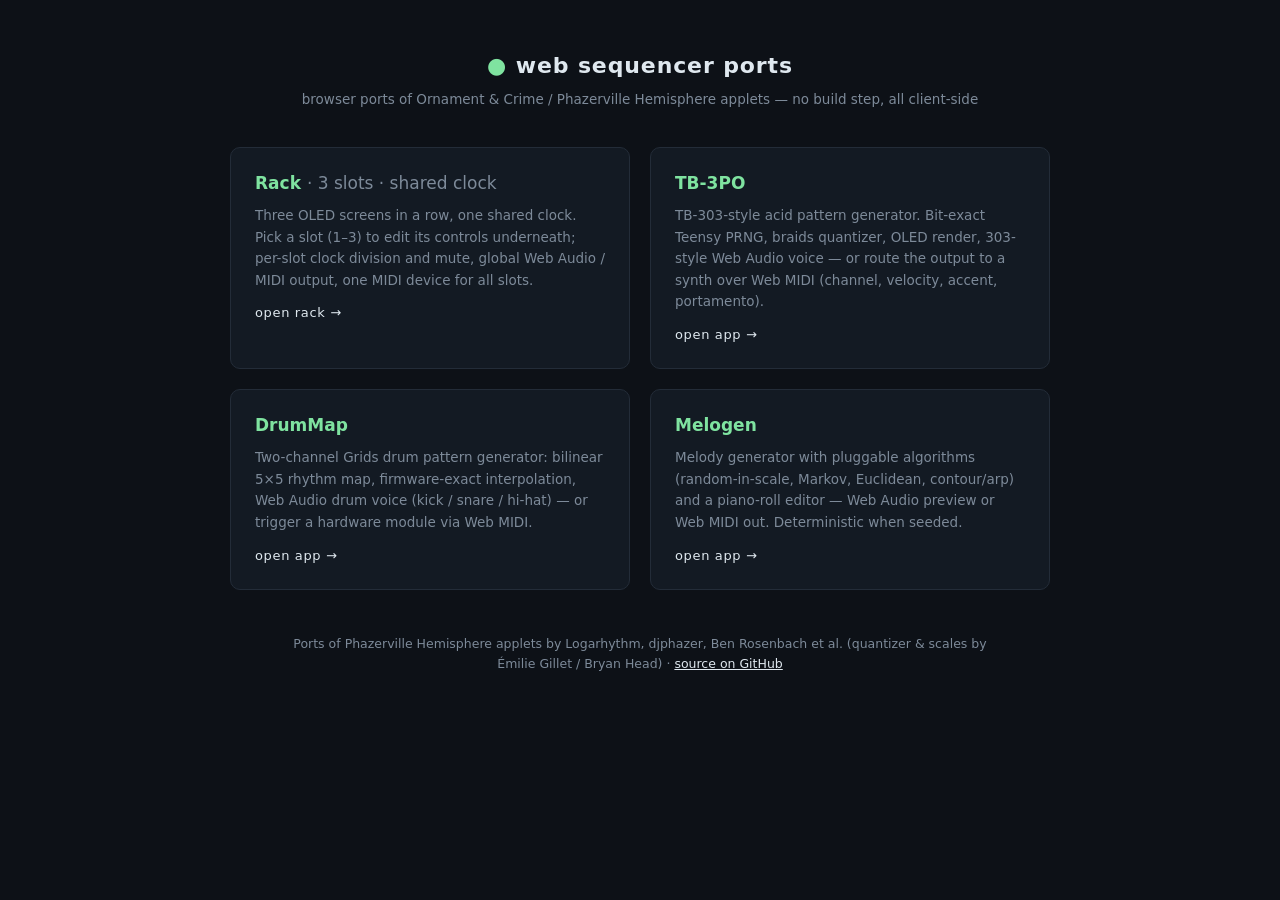
<file: index.html>
<!DOCTYPE html>
<html lang="en">
<head>
  <meta charset="utf-8">
  <meta name="viewport" content="width=device-width, initial-scale=1">
  <title>web sequencer ports — Ornament &amp; Crime applets</title>
  <style>
    :root { --bg: #0d1117; --panel: #131a23; --ink: #dfe8ef; --dim: #7d8a99; --accent: #7fe3a0; }
    * { box-sizing: border-box; }
    body { margin: 0; min-height: 100vh; background: var(--bg); color: var(--ink);
           font: 15px/1.6 system-ui, -apple-system, "Segoe UI", sans-serif;
           display: flex; flex-direction: column; align-items: center; padding: 48px 20px; }
    h1 { font-size: 22px; letter-spacing: 0.04em; margin: 0 0 6px; }
    p.sub { color: var(--dim); margin: 0 0 36px; font-size: 13.5px; }
    .cards { display: flex; gap: 20px; flex-wrap: wrap; justify-content: center; max-width: 900px; }
    a.card { display: block; width: 400px; max-width: 90vw; background: var(--panel);
             border: 1px solid #232c38; border-radius: 10px; padding: 22px 24px;
             text-decoration: none; color: var(--ink); transition: border-color 0.15s, transform 0.15s; }
    a.card:hover { border-color: var(--accent); transform: translateY(-2px); }
    a.card h2 { margin: 0 0 8px; font-size: 17px; color: var(--accent); }
    a.card p { margin: 0; color: var(--dim); font-size: 13.5px; }
    a.card .go { display: inline-block; margin-top: 12px; color: var(--ink); font-size: 13px; letter-spacing: 0.05em; }
    footer { margin-top: 44px; color: var(--dim); font-size: 12.5px; text-align: center; max-width: 720px; }
    footer a { color: var(--ink); }
    .dot { color: var(--accent); }
  </style>
</head>
<body>
  <h1><span class="dot">●</span> web sequencer ports</h1>
  <p class="sub">browser ports of Ornament &amp; Crime / Phazerville Hemisphere applets — no build step, all client-side</p>

  <div class="cards">
    <a class="card" href="apps/rack/">
      <h2>Rack <span style="color:var(--dim);font-weight:400">· 3 slots · shared clock</span></h2>
      <p>Three OLED screens in a row, one shared clock. Pick a slot (1–3) to edit its controls underneath;
         per-slot clock division and mute, global Web Audio / MIDI output, one MIDI device for all slots.</p>
      <span class="go">open rack →</span>
    </a>
    <a class="card" href="apps/tb3po/">
      <h2>TB-3PO</h2>
      <p>TB-303-style acid pattern generator. Bit-exact Teensy PRNG, braids quantizer,
         OLED render, 303-style Web Audio voice — or route the output to a synth over
         Web MIDI (channel, velocity, accent, portamento).</p>
      <span class="go">open app →</span>
    </a>
    <a class="card" href="apps/drummap/">
      <h2>DrumMap</h2>
      <p>Two-channel Grids drum pattern generator: bilinear 5×5 rhythm map, firmware-exact
         interpolation, Web Audio drum voice (kick / snare / hi-hat) — or trigger a hardware
         module via Web MIDI.</p>
      <span class="go">open app →</span>
    </a>
    <a class="card" href="apps/melogen/">
      <h2>Melogen</h2>
      <p>Melody generator with pluggable algorithms (random-in-scale, Markov, Euclidean, contour/arp)
         and a piano-roll editor — Web Audio preview or Web MIDI out. Deterministic when seeded.</p>
      <span class="go">open app →</span>
    </a>
  </div>

  <footer>
    Ports of Phazerville Hemisphere applets by Logarhythm, djphazer, Ben Rosenbach et al.
    (quantizer &amp; scales by Émilie Gillet / Bryan Head) ·
    <a href="https://github.com/yakovkhalinsky/midi" target="_blank" rel="noopener">source on GitHub</a>
  </footer>
</body>
</html>
</file>
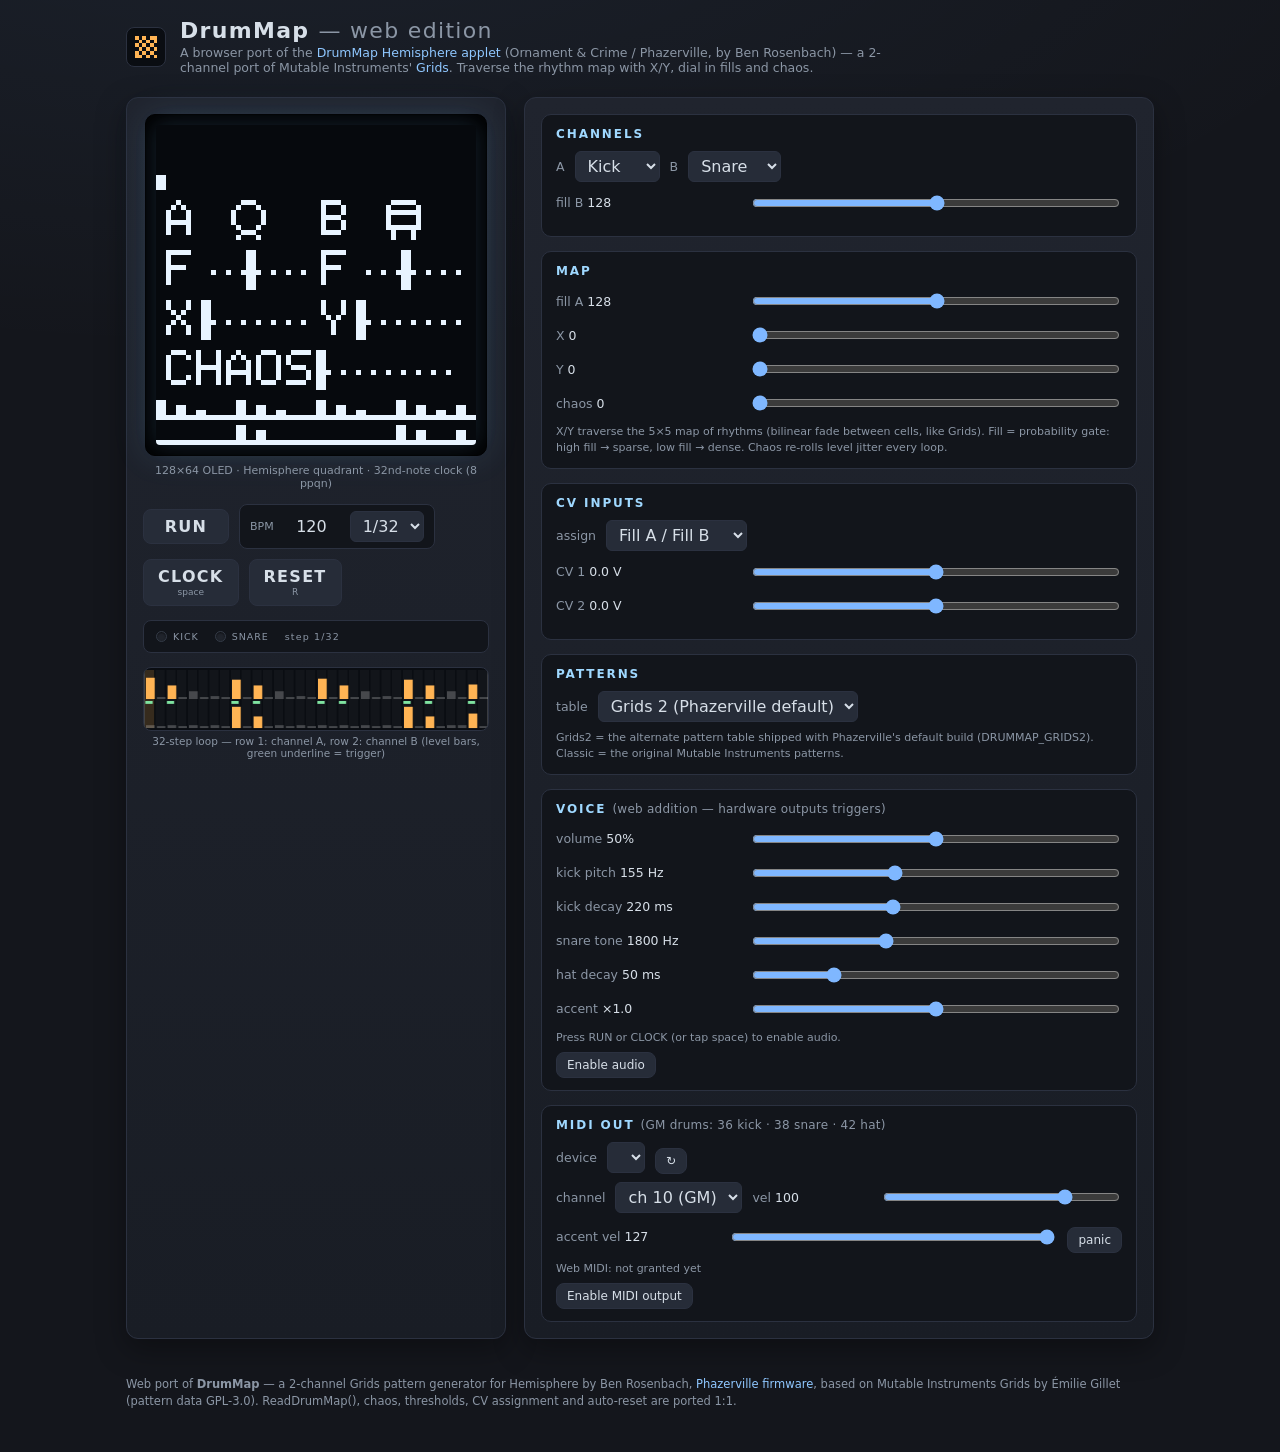
<file: apps/drummap/index.html>
<!DOCTYPE html>
<html lang="en">
<head>
  <meta charset="utf-8">
  <meta name="viewport" content="width=device-width, initial-scale=1">
  <title>DrumMap — Web Edition (Phazerville Hemisphere applet)</title>
  <link rel="stylesheet" href="style.css">
</head>
<body>
  <header>
    <canvas id="logoIcon" width="8" height="8"></canvas>
    <div class="title">
      <h1>DrumMap <span class="sub">— web edition</span></h1>
      <p>A browser port of the <a href="https://github.com/djphazer/O_C-Phazerville/blob/main/software/src/applets/DrumMap.h" target="_blank" rel="noopener">DrumMap Hemisphere applet</a> (Ornament &amp; Crime / Phazerville, by Ben Rosenbach) — a 2-channel port of Mutable Instruments' <a href="https://mutable-instruments.net/modules/grids/" target="_blank" rel="noopener">Grids</a>. Traverse the rhythm map with X/Y, dial in fills and chaos.</p>
    </div>
  </header>

  <main>
    <!-- ===================== OLED + transport ===================== -->
    <section class="panel left">
      <div class="oled-bezel">
        <canvas id="oled" width="64" height="64"></canvas>
      </div>
      <div class="oled-caption">128×64 OLED · Hemisphere quadrant · 32nd-note clock (8 ppqn)</div>

      <div class="transport">
        <button id="runBtn" class="big-btn on-ready">RUN</button>
        <div class="bpm-wrap">
          <label for="bpm">BPM</label>
          <input id="bpm" type="number" min="20" max="300" step="1" value="120">
          <select id="div" title="clock steps per beat — DrumMap expects 1/32">
            <option value="1">1/4</option>
            <option value="2">1/8</option>
            <option value="4">1/16</option>
            <option value="8" selected>1/32</option>
          </select>
        </div>
        <button id="clockBtn" class="big-btn tap">CLOCK<span class="hint">space</span></button>
        <button id="resetBtn" class="big-btn tap">RESET<span class="hint">R</span></button>
      </div>

      <div class="monitor">
        <div class="led-wrap"><span class="led amber" id="chALed"></span><span class="led-label" id="chA">KICK</span></div>
        <div class="led-wrap"><span class="led amber2" id="chBLed"></span><span class="led-label" id="chB">SNARE</span></div>
        <div class="mon-item"><span class="mon-label" id="stepLabel">step 1/32</span></div>
      </div>

      <div class="strip-wrap">
        <canvas id="strip" width="488" height="64"></canvas>
        <div class="strip-caption">32-step loop — row 1: channel A, row 2: channel B (level bars, green underline = trigger)</div>
      </div>
    </section>

    <!-- ===================== parameters ===================== -->
    <section class="panel right">
      <div class="group">
        <h2>Channels</h2>
        <div class="row">
          <label for="partA">A</label>
          <select id="partA">
            <option value="0">Kick</option>
            <option value="1">Snare</option>
            <option value="2">HiHat</option>
          </select>
          <label for="partB">B</label>
          <select id="partB">
            <option value="0">Kick</option>
            <option value="1">Snare</option>
            <option value="2">HiHat</option>
            <option value="3">Accent</option>
          </select>
        </div>
        <div class="row" id="fillBSlider">
          <label class="grow" for="fillB">fill B <span id="fillBVal" class="val">128</span> <span id="fillBNote" class="tip inline"></span></label>
          <input id="fillB" type="range" min="0" max="255" step="1" value="128">
        </div>
      </div>

      <div class="group">
        <h2>Map</h2>
        <div class="row">
          <label class="grow" for="fillA">fill A <span id="fillAVal" class="val">128</span></label>
          <input id="fillA" type="range" min="0" max="255" step="1" value="128">
        </div>
        <div class="row">
          <label class="grow" for="xpos">X <span id="xVal" class="val">0</span></label>
          <input id="xpos" type="range" min="0" max="255" step="1" value="0">
        </div>
        <div class="row">
          <label class="grow" for="ypos">Y <span id="yVal" class="val">0</span></label>
          <input id="ypos" type="range" min="0" max="255" step="1" value="0">
        </div>
        <div class="row">
          <label class="grow" for="chaos">chaos <span id="chaosVal" class="val">0</span></label>
          <input id="chaos" type="range" min="0" max="255" step="1" value="0">
        </div>
        <p class="tip">X/Y traverse the 5×5 map of rhythms (bilinear fade between cells, like Grids). Fill = probability gate: high fill → sparse, low fill → dense. Chaos re-rolls level jitter every loop.</p>
      </div>

      <div class="group">
        <h2>CV inputs</h2>
        <div class="row">
          <label for="cvMode">assign</label>
          <select id="cvMode">
            <option value="0">Fill A / Fill B</option>
            <option value="1">X / Y</option>
            <option value="2">Fill A / Chaos</option>
          </select>
        </div>
        <div class="row">
          <label class="grow" for="cv1">CV 1 <span id="cv1Val" class="val">0.0 V</span></label>
          <input id="cv1" type="range" min="-255" max="255" step="1" value="0">
        </div>
        <div class="row">
          <label class="grow" for="cv2">CV 2 <span id="cv2Val" class="val">0.0 V</span></label>
          <input id="cv2" type="range" min="-255" max="255" step="1" value="0">
        </div>
      </div>

      <div class="group">
        <h2>Patterns</h2>
        <div class="row">
          <label for="patternSet">table</label>
          <select id="patternSet">
            <option value="grids2" selected>Grids 2 (Phazerville default)</option>
            <option value="classic">Grids (original MI)</option>
          </select>
        </div>
        <p class="tip">Grids2 = the alternate pattern table shipped with Phazerville's default build (DRUMMAP_GRIDS2). Classic = the original Mutable Instruments patterns.</p>
      </div>

      <div class="group">
        <h2>Voice <span class="sub">(web addition — hardware outputs triggers)</span></h2>
        <div class="row"><label class="grow" for="vol">volume <span id="volVal" class="val">50%</span></label><input id="vol" type="range" min="0" max="1" step="0.01" value="0.5"></div>
        <div class="row"><label class="grow" for="kickPitch">kick pitch <span id="kickPitchVal" class="val">155 Hz</span></label><input id="kickPitch" type="range" min="90" max="260" step="1" value="155"></div>
        <div class="row"><label class="grow" for="kickDecay">kick decay <span id="kickDecayVal" class="val">220 ms</span></label><input id="kickDecay" type="range" min="0.05" max="0.5" step="0.01" value="0.22"></div>
        <div class="row"><label class="grow" for="snareTone">snare tone <span id="snareToneVal" class="val">1800 Hz</span></label><input id="snareTone" type="range" min="800" max="3600" step="50" value="1800"></div>
        <div class="row"><label class="grow" for="hatDecay">hat decay <span id="hatDecayVal" class="val">50 ms</span></label><input id="hatDecay" type="range" min="0.01" max="0.2" step="0.005" value="0.05"></div>
        <div class="row"><label class="grow" for="accent">accent <span id="accentVal" class="val">×1.0</span></label><input id="accent" type="range" min="0" max="2" step="0.1" value="1"></div>
        <p class="tip" id="audioHint">Press RUN or CLOCK (or tap space) to enable audio.</p>
        <button id="audioBtn" class="small-btn">Enable audio</button>
      </div>

      <div class="group" id="midiGroup">
        <h2>MIDI out <span class="sub">(GM drums: 36 kick · 38 snare · 42 hat)</span></h2>
        <div class="row">
          <label for="midiDevice">device</label>
          <select id="midiDevice"></select>
          <button id="midiRefresh" class="small-btn" title="re-scan MIDI outputs">↻</button>
        </div>
        <div class="row">
          <label for="midiChannel">channel</label>
          <select id="midiChannel"></select>
          <label class="grow" for="midiVel">vel <span id="midiVelVal" class="val">100</span></label>
          <input id="midiVel" type="range" min="1" max="127" step="1" value="100">
        </div>
        <div class="row">
          <label class="grow" for="midiAccVel">accent vel <span id="midiAccVelVal" class="val">127</span></label>
          <input id="midiAccVel" type="range" min="1" max="127" step="1" value="127">
          <button id="midiPanic" class="small-btn" title="all notes off">panic</button>
        </div>
        <p class="tip" id="midiStatus">Web MIDI: idle</p>
        <button id="midiConnect" class="small-btn">Enable MIDI output</button>
      </div>
    </section>
  </main>

  <footer>
    <p>
      Web port of <strong>DrumMap</strong> — a 2-channel Grids pattern generator for Hemisphere by
      Ben Rosenbach, <a href="https://github.com/djphazer/O_C-Phazerville" target="_blank" rel="noopener">Phazerville firmware</a>,
      based on Mutable Instruments Grids by Émilie Gillet (pattern data GPL-3.0). ReadDrumMap(),
      chaos, thresholds, CV assignment and auto-reset are ported 1:1.
    </p>
  </footer>

  <script src="js/data.js"></script>
  <script src="js/engine.js"></script>
  <script src="js/display.js"></script>
  <script src="js/synth.js"></script>
  <script src="js/midi.js"></script>
  <script src="js/app.js"></script>
</body>
</html>
</file>
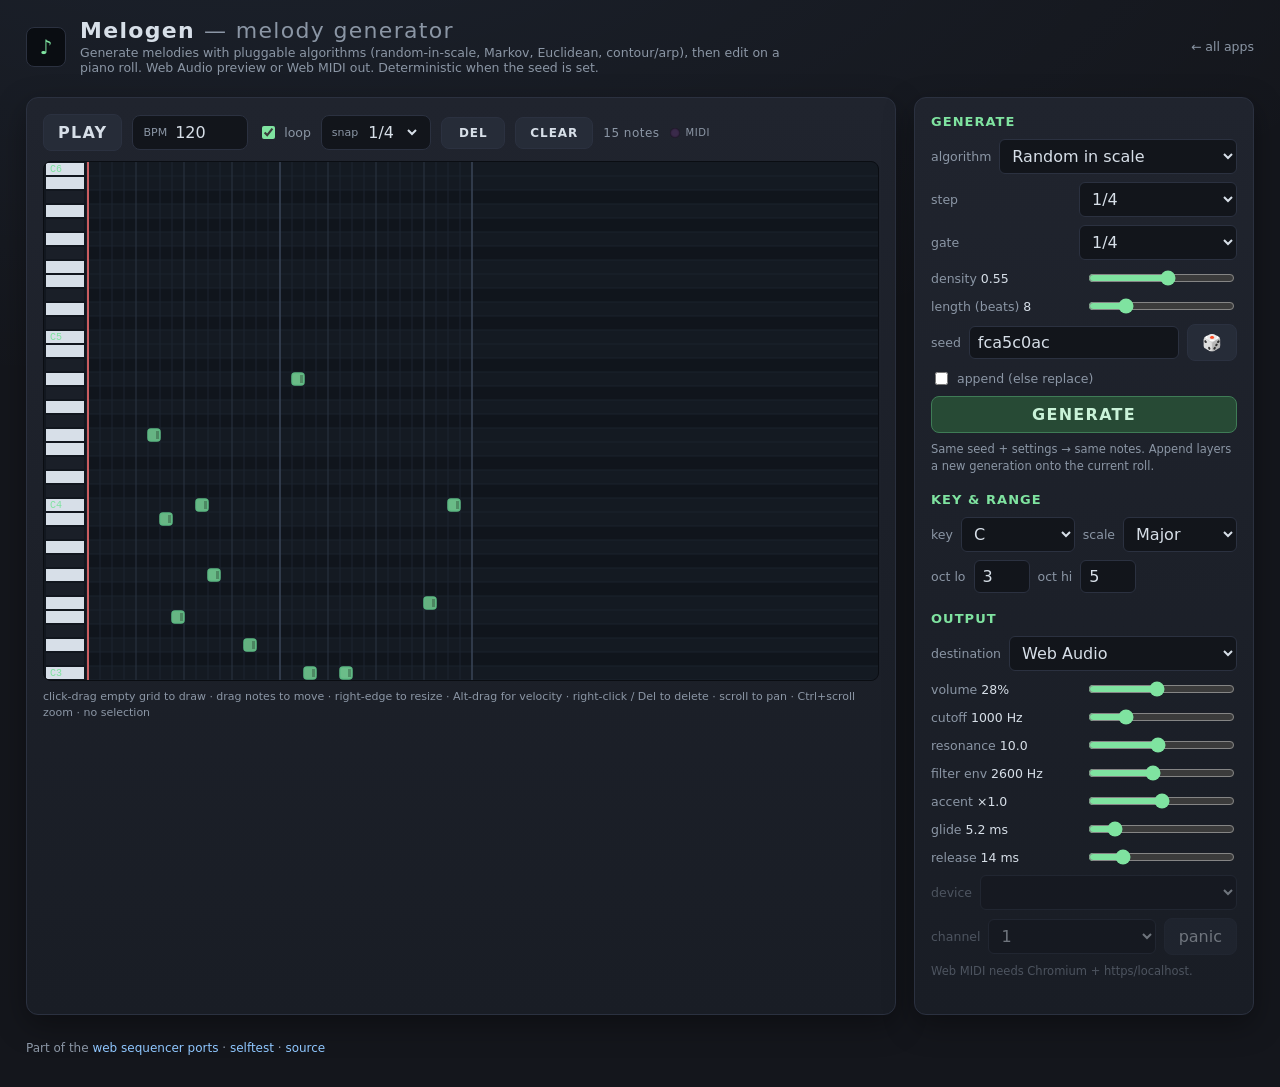
<file: apps/melogen/index.html>
<!DOCTYPE html>
<html lang="en">
<head>
  <meta charset="utf-8">
  <meta name="viewport" content="width=device-width, initial-scale=1">
  <title>Melogen — melody generator + piano roll</title>
  <link rel="stylesheet" href="style.css">
</head>
<body>
  <header>
    <div class="logo-mark" aria-hidden="true">♪</div>
    <div class="title">
      <h1>Melogen <span class="sub">— melody generator</span></h1>
      <p>Generate melodies with pluggable algorithms (random-in-scale, Markov, Euclidean, contour/arp),
         then edit on a piano roll. Web Audio preview or Web MIDI out. Deterministic when the seed is set.</p>
    </div>
    <a class="back" href="../../">← all apps</a>
  </header>

  <main>
    <section class="panel roll-panel">
      <div class="transport">
        <button id="runBtn" class="big-btn">PLAY</button>
        <div class="bpm-wrap">
          <label for="bpm">BPM</label>
          <input id="bpm" type="number" min="20" max="300" step="1" value="120">
        </div>
        <label class="switch"><input id="loopOn" type="checkbox" checked><span>loop</span></label>
        <div class="bpm-wrap">
          <label for="snap">snap</label>
          <select id="snap">
            <option value="1">1/1</option>
            <option value="0.5">1/2</option>
            <option value="0.25" selected>1/4</option>
            <option value="0.125">1/8</option>
            <option value="0.0625">1/16</option>
            <option value="0.03125">1/32</option>
          </select>
        </div>
        <button id="delBtn" class="big-btn tap" title="Delete selected notes">DEL</button>
        <button id="clearBtn" class="big-btn tap">CLEAR</button>
        <div class="mon-item"><span class="mon-label" id="noteCount">0 notes</span></div>
        <div class="led-wrap"><span class="led purple" id="midiLed"></span><span class="led-label">MIDI</span></div>
      </div>

      <div class="roll-wrap">
        <canvas id="roll"></canvas>
      </div>
      <div class="roll-caption">
        click-drag empty grid to draw · drag notes to move · right-edge to resize ·
        Alt-drag for velocity · right-click / Del to delete · scroll to pan · Ctrl+scroll zoom ·
        <span id="selInfo">no selection</span>
      </div>
    </section>

    <section class="panel side">
      <div class="group">
        <h2>Generate</h2>
        <div class="row">
          <label for="algo">algorithm</label>
          <select id="algo"></select>
        </div>
        <div id="algoParams"></div>
        <div class="row">
          <label class="grow" for="density">density <span id="densityVal" class="val">0.55</span></label>
          <input id="density" type="range" min="0" max="1" step="0.05" value="0.55">
        </div>
        <div class="row">
          <label class="grow" for="length">length (beats) <span id="lengthVal" class="val">8</span></label>
          <input id="length" type="range" min="1" max="32" step="1" value="8">
        </div>
        <div class="row">
          <label for="seed">seed</label>
          <input id="seed" type="text" spellcheck="false" value="00000001" class="seed-input">
          <button id="randSeed" title="Randomize seed">🎲</button>
        </div>
        <div class="row switches">
          <label class="switch"><input id="appendMode" type="checkbox"><span>append (else replace)</span></label>
        </div>
        <div class="row">
          <button id="genBtn" class="big-btn gen">GENERATE</button>
        </div>
        <p class="tip">Same seed + settings → same notes. Append layers a new generation onto the current roll.</p>
      </div>

      <div class="group">
        <h2>Key &amp; range</h2>
        <div class="row">
          <label for="key">key</label>
          <select id="key"></select>
          <label for="scale">scale</label>
          <select id="scale"></select>
        </div>
        <div class="row">
          <label for="octLo">oct lo</label>
          <input id="octLo" type="number" min="0" max="8" value="3" class="num">
          <label for="octHi">oct hi</label>
          <input id="octHi" type="number" min="0" max="8" value="5" class="num">
        </div>
      </div>

      <div class="group">
        <h2>Output</h2>
        <div class="row">
          <label for="outputDest">destination</label>
          <select id="outputDest">
            <option value="audio" selected>Web Audio</option>
            <option value="midi">MIDI out</option>
          </select>
        </div>

        <div id="audioGroup" class="audio-rows">
          <div class="row">
            <label class="grow" for="vol">volume <span id="volVal" class="val">28%</span></label>
            <input id="vol" type="range" min="0" max="0.6" step="0.01" value="0.28">
          </div>
          <div class="row">
            <label class="grow" for="cutoff">cutoff <span id="cutoffVal" class="val">1000 Hz</span></label>
            <input id="cutoff" type="range" min="120" max="4000" step="10" value="1000">
          </div>
          <div class="row">
            <label class="grow" for="resonance">resonance <span id="resonanceVal" class="val">10.0</span></label>
            <input id="resonance" type="range" min="1" max="20" step="0.1" value="10">
          </div>
          <div class="row">
            <label class="grow" for="env">filter env <span id="envVal" class="val">2600 Hz</span></label>
            <input id="env" type="range" min="0" max="6000" step="50" value="2600">
          </div>
          <div class="row">
            <label class="grow" for="accent">accent <span id="accentVal" class="val">×1.0</span></label>
            <input id="accent" type="range" min="0" max="2" step="0.1" value="1">
          </div>
          <div class="row">
            <label class="grow" for="glide">glide <span id="glideVal" class="val">5.2 ms</span></label>
            <input id="glide" type="range" min="1" max="30" step="0.1" value="5.2">
          </div>
          <div class="row">
            <label class="grow" for="release">release <span id="releaseVal" class="val">14 ms</span></label>
            <input id="release" type="range" min="2" max="60" step="1" value="14">
          </div>
        </div>

        <div id="midiGroup" class="dimmed">
          <div class="row">
            <label for="midiDevice">device</label>
            <select id="midiDevice"></select>
          </div>
          <div class="row">
            <label for="midiChannel">channel</label>
            <select id="midiChannel"></select>
            <button id="midiPanic" type="button">panic</button>
          </div>
          <p class="tip" id="midiStatus">Web MIDI needs Chromium + https/localhost.</p>
        </div>
      </div>
    </section>
  </main>

  <footer>
    Part of the <a href="../../">web sequencer ports</a> ·
    <a href="_selftest.html">selftest</a> ·
    <a href="https://github.com/yakovkhalinsky/midi" target="_blank" rel="noopener">source</a>
  </footer>

  <script src="js/notes.js"></script>
  <script src="js/scales.js"></script>
  <script src="js/generators.js"></script>
  <script src="js/roll.js"></script>
  <script src="js/synth.js"></script>
  <script src="js/midi.js"></script>
  <script src="js/app.js"></script>
</body>
</html>
</file>
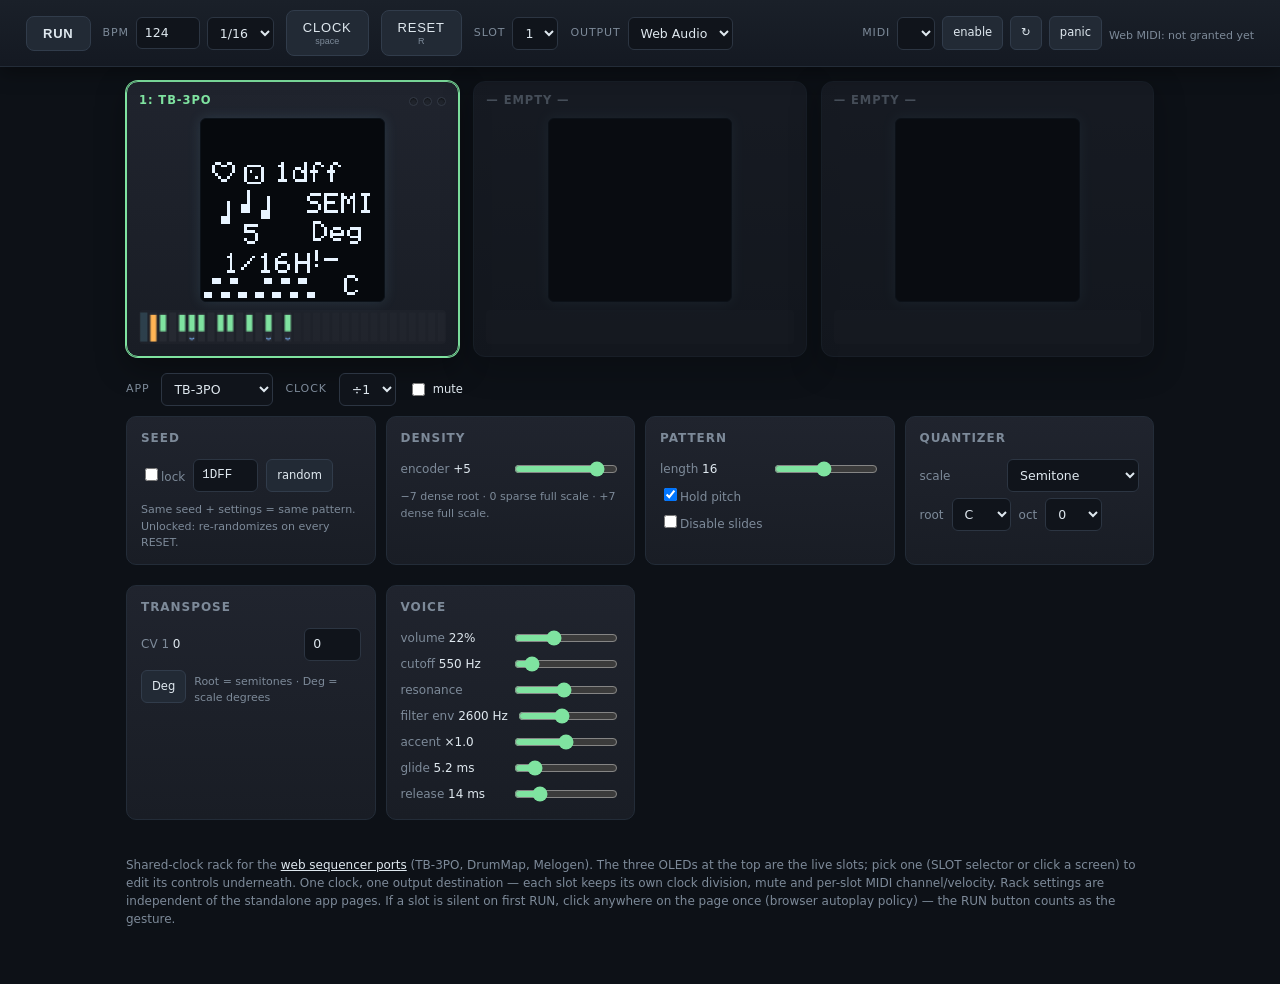
<file: apps/rack/index.html>
<!DOCTYPE html>
<html lang="en">
<head>
  <meta charset="utf-8">
  <meta name="viewport" content="width=device-width, initial-scale=1">
  <title>Rack — web sequencer ports</title>
  <link rel="stylesheet" href="style.css?v=3">
</head>
<body>
  <div class="transport-bar">
    <button id="runBtn" class="big-btn">RUN</button>
    <div class="bpm-wrap">
      <label for="bpm">BPM</label>
      <input id="bpm" type="number" min="20" max="300" step="1" value="124">
      <select id="div" title="shared clock division — edges per beat">
        <option value="1">1/4</option>
        <option value="2">1/8</option>
        <option value="4" selected>1/16</option>
        <option value="8">1/32</option>
      </select>
    </div>
    <button id="clockBtn" class="big-btn tap">CLOCK<span class="hint">space</span></button>
    <button id="resetBtn" class="big-btn tap">RESET<span class="hint">R</span></button>
    <div class="slot-sel-wrap">
      <span class="mon-label">SLOT</span>
      <select id="slotSel" title="which slot's controls are shown below">
        <option value="0">1</option>
        <option value="1">2</option>
        <option value="2">3</option>
      </select>
    </div>
    <div class="dest-wrap">
      <span class="mon-label">OUTPUT</span>
      <select id="outputDest" title="where every slot sends its output">
        <option value="audio" selected>Web Audio</option>
        <option value="midi">MIDI out</option>
      </select>
    </div>
    <div class="midi-wrap">
      <span class="mon-label">MIDI</span>
      <select id="midiDevice"></select>
      <button id="midiConnect" class="small-btn" title="grant Web MIDI access">enable</button>
      <button id="midiRefresh" class="small-btn" title="re-scan MIDI outputs">↻</button>
      <button id="midiPanic" class="small-btn" title="silence every slot (all notes off)">panic</button>
      <span id="midiStatus" class="tip inline">Web MIDI: idle</span>
    </div>
  </div>

  <main>
    <div id="oledRow"></div>
    <div id="controls"></div>
  </main>

  <footer>
    <p>
      Shared-clock rack for the <a href="../" target="_blank" rel="noopener">web sequencer ports</a>
      (TB-3PO, DrumMap, Melogen).
      The three OLEDs at the top are the live slots; pick one (SLOT selector or click a screen) to edit its
      controls underneath. One clock, one output destination — each slot keeps its own clock division,
      mute and per-slot MIDI channel/velocity. Rack settings are independent of the standalone app pages.
      If a slot is silent on first RUN, click anywhere on the page once (browser autoplay policy) —
      the RUN button counts as the gesture.
    </p>
  </footer>

  <script src="../tb3po/js/data.js?v=2"></script>
  <script src="../tb3po/js/engine.js?v=2"></script>
  <script src="../tb3po/js/display.js?v=2"></script>
  <script src="../tb3po/js/synth.js?v=2"></script>
  <script src="../tb3po/js/midi.js?v=2"></script>
  <script src="js/dm-data.js?v=2"></script>
  <script src="js/dm-engine.js?v=2"></script>
  <script src="js/dm-display.js?v=2"></script>
  <script src="js/dm-synth.js?v=2"></script>
  <script src="js/mg-notes.js?v=1"></script>
  <script src="js/mg-scales.js?v=1"></script>
  <script src="js/mg-generators.js?v=1"></script>
  <script src="js/mg-synth.js?v=1"></script>
  <script src="js/rack.js?v=5"></script>
</body>
</html>
</file>
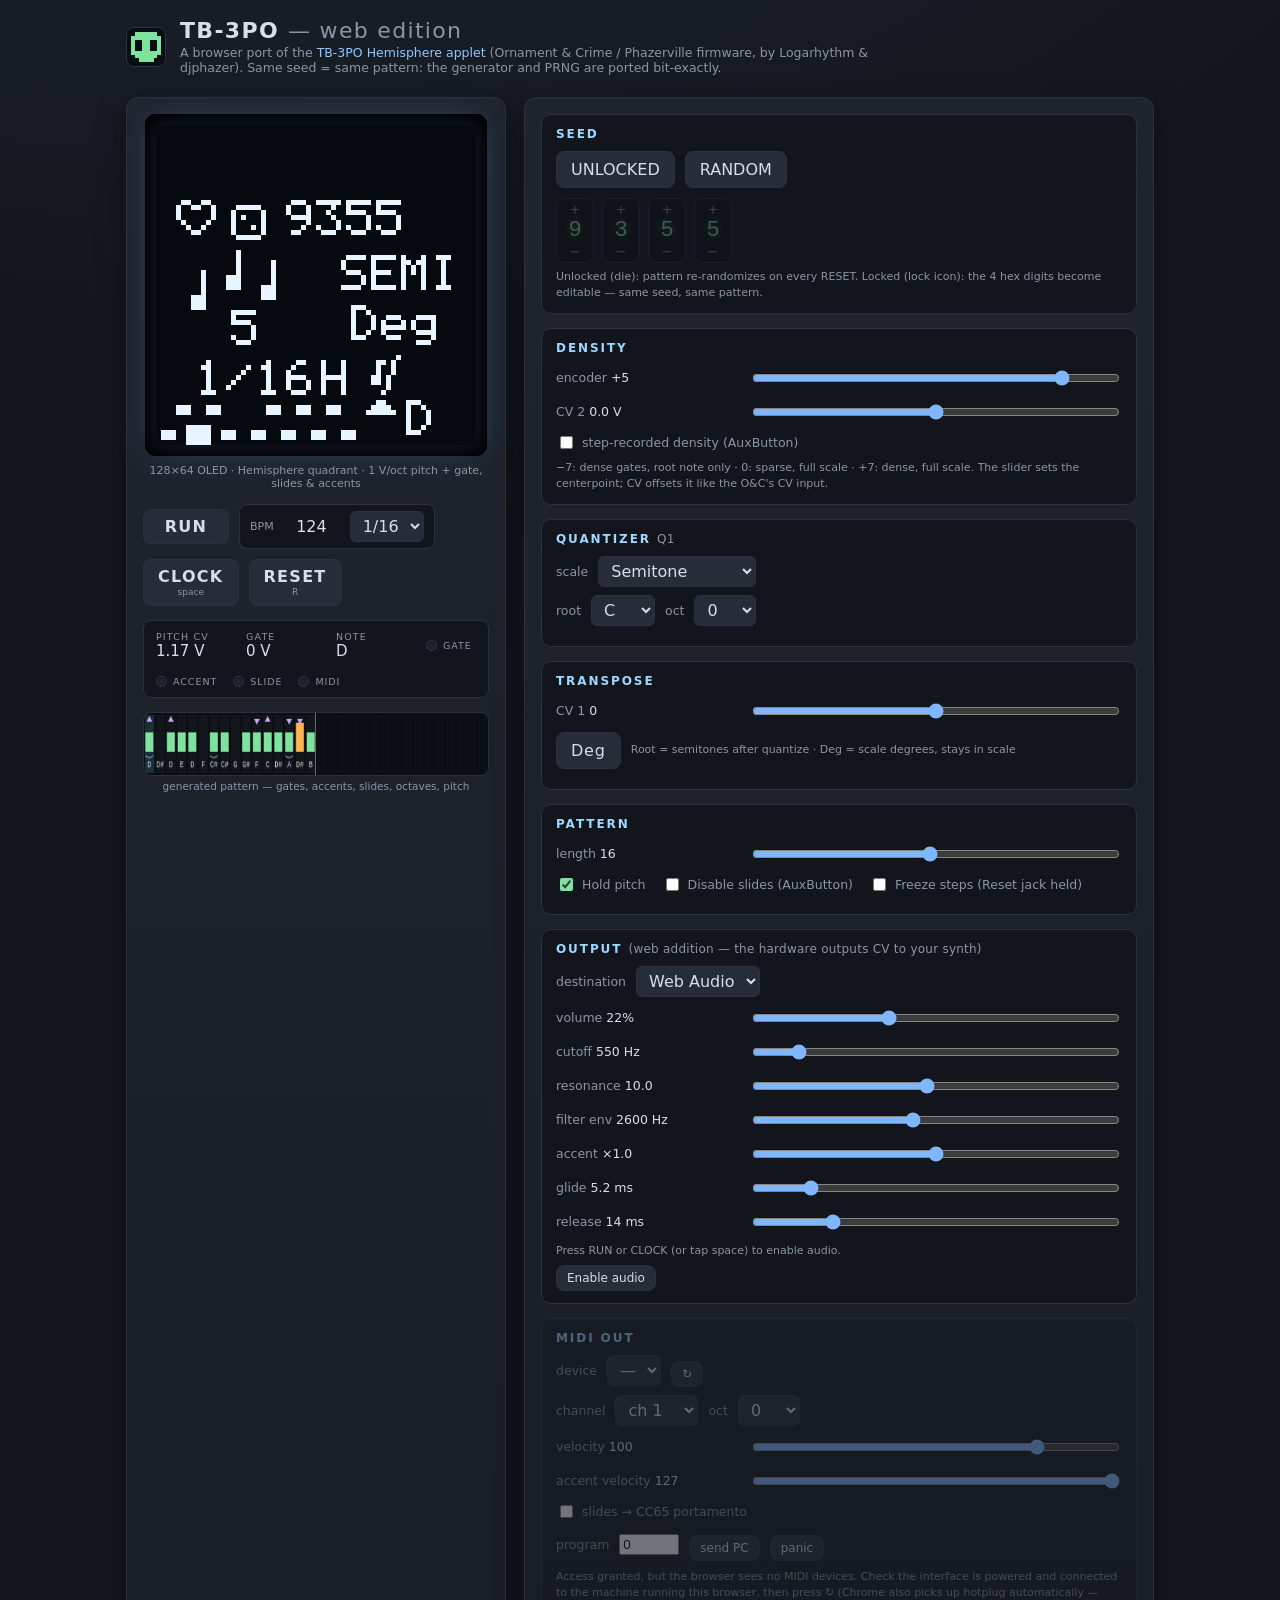
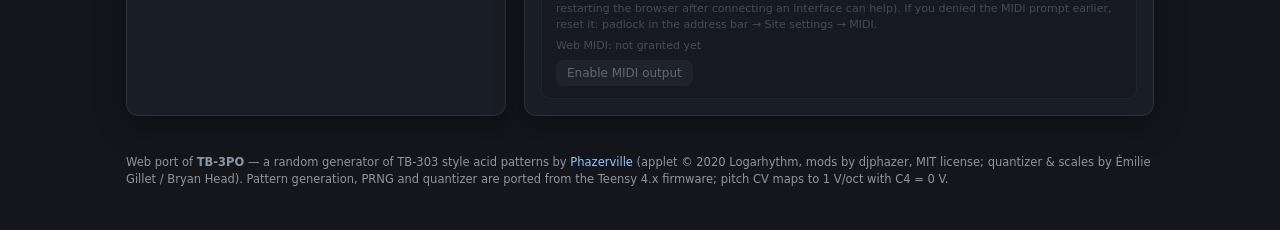
<file: apps/tb3po/index.html>
<!DOCTYPE html>
<html lang="en">
<head>
  <meta charset="utf-8">
  <meta name="viewport" content="width=device-width, initial-scale=1">
  <title>TB-3PO — Web Edition (Phazerville Hemisphere applet)</title>
  <link rel="stylesheet" href="style.css">
</head>
<body>
  <header>
    <canvas id="logoIcon" width="8" height="8"></canvas>
    <div class="title">
      <h1>TB-3PO <span class="sub">— web edition</span></h1>
      <p>A browser port of the <a href="https://github.com/djphazer/O_C-Phazerville/blob/main/software/src/applets/TB3PO.h" target="_blank" rel="noopener">TB-3PO Hemisphere applet</a> (Ornament &amp; Crime / Phazerville firmware, by Logarhythm &amp; djphazer). Same seed&nbsp;=&nbsp;same pattern: the generator and PRNG are ported bit-exactly.</p>
    </div>
  </header>

  <main>
    <!-- ===================== OLED + transport ===================== -->
    <section class="panel left">
      <div class="oled-bezel">
        <canvas id="oled" width="64" height="64"></canvas>
      </div>
      <div class="oled-caption">128×64 OLED · Hemisphere quadrant · 1&nbsp;V/oct pitch + gate, slides &amp; accents</div>

      <div class="transport">
        <button id="runBtn" class="big-btn">RUN</button>
        <div class="bpm-wrap">
          <label for="bpm">BPM</label>
          <input id="bpm" type="number" min="20" max="300" step="1" value="124">
          <select id="div" title="clock steps per beat — TB-303 style is 1/16">
            <option value="1">1/4</option>
            <option value="2">1/8</option>
            <option value="4" selected>1/16</option>
            <option value="8">1/32</option>
          </select>
        </div>
        <button id="clockBtn" class="big-btn tap">CLOCK<span class="hint">space</span></button>
        <button id="resetBtn" class="big-btn tap">RESET<span class="hint">R</span></button>
      </div>

      <div class="monitor">
        <div class="mon-item"><span class="mon-label">PITCH CV</span><span id="pitchV" class="mon-val">0.00 V</span></div>
        <div class="mon-item"><span class="mon-label">GATE</span><span id="gateV" class="mon-val">0 V</span></div>
        <div class="mon-item"><span class="mon-label">NOTE</span><span id="noteName" class="mon-val">C</span></div>
        <div class="led-wrap"><span class="led" id="gateLed"></span><span class="led-label">GATE</span></div>
        <div class="led-wrap"><span class="led accent" id="accLed"></span><span class="led-label">ACCENT</span></div>
        <div class="led-wrap"><span class="led blue" id="slideLed"></span><span class="led-label">SLIDE</span></div>
        <div class="led-wrap"><span class="led purple" id="midiLed"></span><span class="led-label">MIDI</span></div>
      </div>

      <div class="strip-wrap">
        <canvas id="strip" width="488" height="64"></canvas>
        <div class="strip-caption">generated pattern — gates, accents, slides, octaves, pitch</div>
      </div>
    </section>

    <!-- ===================== parameters ===================== -->
    <section class="panel right">
      <div class="group">
        <h2>Seed</h2>
        <div class="row">
          <button id="lockBtn">UNLOCKED</button>
          <button id="randBtn" title="New random seed (die icon)">RANDOM</button>
        </div>
        <div class="seed-digits">
          <div class="hexdigit" tabindex="0">
            <button class="up" aria-label="increment">+</button><span class="val">0</span><button class="down" aria-label="decrement">−</button>
          </div>
          <div class="hexdigit" tabindex="0">
            <button class="up" aria-label="increment">+</button><span class="val">0</span><button class="down" aria-label="decrement">−</button>
          </div>
          <div class="hexdigit" tabindex="0">
            <button class="up" aria-label="increment">+</button><span class="val">0</span><button class="down" aria-label="decrement">−</button>
          </div>
          <div class="hexdigit" tabindex="0">
            <button class="up" aria-label="increment">+</button><span class="val">0</span><button class="down" aria-label="decrement">−</button>
          </div>
        </div>
        <p class="tip">Unlocked (die): pattern re-randomizes on every RESET. Locked (lock icon): the 4 hex digits become editable — same seed, same pattern.</p>
      </div>

      <div class="group">
        <h2>Density</h2>
        <div class="row">
          <label class="grow" for="density">encoder <span id="densityVal" class="val">+5</span></label>
          <input id="density" type="range" min="0" max="14" step="1" value="12">
        </div>
        <div class="row">
          <label class="grow" for="densityCv">CV&nbsp;2 <span id="densityCvVal" class="val">0.0 V</span></label>
          <input id="densityCv" type="range" min="-15" max="15" step="1" value="0">
        </div>
        <div class="row">
          <label class="switch"><input id="densityAuto" type="checkbox"><span>step-recorded density (AuxButton)</span></label>
        </div>
        <p class="tip">−7: dense gates, root note only · 0: sparse, full scale · +7: dense, full scale. The slider sets the centerpoint; CV offsets it like the O&amp;C's CV input.</p>
      </div>

      <div class="group">
        <h2>Quantizer&nbsp;<span class="sub">Q1</span></h2>
        <div class="row">
          <label for="scale">scale</label>
          <select id="scale"></select>
        </div>
        <div class="row">
          <label for="root">root</label>
          <select id="root"></select>
          <label for="qoctave">oct</label>
          <select id="qoctave"></select>
        </div>
      </div>

      <div class="group">
        <h2>Transpose</h2>
        <div class="row">
          <label class="grow" for="transpose">CV&nbsp;1 <span id="transVal" class="val">0</span></label>
          <input id="transpose" type="range" min="-24" max="24" step="1" value="0">
        </div>
        <div class="row">
          <button id="transMode" class="toggle">Deg</button>
          <span class="tip inline">Root = semitones after quantize · Deg = scale degrees, stays in scale</span>
        </div>
      </div>

      <div class="group">
        <h2>Pattern</h2>
        <div class="row">
          <label class="grow" for="length">length <span id="lenVal" class="val">16</span></label>
          <input id="length" type="range" min="1" max="32" step="1" value="16">
        </div>
        <div class="row switches">
          <label class="switch"><input id="holdPitch" type="checkbox" checked><span>Hold pitch</span></label>
          <label class="switch"><input id="noSlides" type="checkbox"><span>Disable slides (AuxButton)</span></label>
          <label class="switch"><input id="freeze" type="checkbox"><span>Freeze steps (Reset jack held)</span></label>
        </div>
      </div>

      <div class="group">
        <h2>Output <span class="sub">(web addition — the hardware outputs CV to your synth)</span></h2>
        <div class="row">
          <label for="outputDest">destination</label>
          <select id="outputDest">
            <option value="audio" selected>Web Audio</option>
            <option value="midi">MIDI out</option>
          </select>
        </div>

        <div class="audio-rows">
          <div class="row"><label class="grow" for="vol">volume <span id="volVal" class="val">22%</span></label><input id="vol" type="range" min="0" max="0.6" step="0.01" value="0.22"></div>
          <div class="row"><label class="grow" for="cutoff">cutoff <span id="cutoffVal" class="val">550 Hz</span></label><input id="cutoff" type="range" min="120" max="4000" step="10" value="550"></div>
          <div class="row"><label class="grow" for="resonance">resonance <span id="resonanceVal" class="val">10.0</span></label><input id="resonance" type="range" min="1" max="20" step="0.1" value="10"></div>
          <div class="row"><label class="grow" for="env">filter env <span id="envVal" class="val">2600 Hz</span></label><input id="env" type="range" min="0" max="6000" step="50" value="2600"></div>
          <div class="row"><label class="grow" for="accent">accent <span id="accentVal" class="val">×1.0</span></label><input id="accent" type="range" min="0" max="2" step="0.1" value="1"></div>
          <div class="row"><label class="grow" for="glide">glide <span id="glideVal" class="val">5.2 ms</span></label><input id="glide" type="range" min="1" max="30" step="0.1" value="5.2"></div>
          <div class="row"><label class="grow" for="release">release <span id="releaseVal" class="val">14 ms</span></label><input id="release" type="range" min="2" max="60" step="1" value="14"></div>
          <p class="tip" id="audioHint">Press RUN or CLOCK (or tap space) to enable audio.</p>
          <button id="audioBtn" class="small-btn">Enable audio</button>
        </div>
      </div>

      <div class="group" id="midiGroup">
        <h2>MIDI out</h2>
        <div class="row">
          <label for="midiDevice">device</label>
          <select id="midiDevice"></select>
          <button id="midiRefresh" class="small-btn" title="re-scan MIDI outputs">↻</button>
        </div>
        <div class="row">
          <label for="midiChannel">channel</label>
          <select id="midiChannel"></select>
          <label for="midiOctave">oct</label>
          <select id="midiOctave"></select>
        </div>
        <div class="row"><label class="grow" for="midiVel">velocity <span id="midiVelVal" class="val">100</span></label><input id="midiVel" type="range" min="1" max="127" step="1" value="100"></div>
        <div class="row"><label class="grow" for="midiAccVel">accent velocity <span id="midiAccVelVal" class="val">127</span></label><input id="midiAccVel" type="range" min="1" max="127" step="1" value="127"></div>
        <div class="row switches">
          <label class="switch"><input id="midiPortamento" type="checkbox"><span>slides → CC65 portamento</span></label>
        </div>
        <div class="row">
          <label for="midiProg">program</label>
          <input id="midiProg" type="number" min="0" max="127" step="1" value="0" style="width:4.5em">
          <button id="midiProgSend" class="small-btn" title="send program change on the selected channel">send PC</button>
          <button id="midiPanic" class="small-btn" title="all notes off on the selected channel">panic</button>
        </div>
        <p class="tip" id="midiHint">Notes map: C4&nbsp;=&nbsp;MIDI&nbsp;60 · gate = 50% of the clock cycle · accent switches velocity.</p>
        <p class="tip" id="midiStatus">Web MIDI: idle</p>
        <button id="midiConnect" class="small-btn">Enable MIDI output</button>
      </div>
    </section>
  </main>

  <footer>
    <p>
      Web port of <strong>TB-3PO</strong> — a random generator of TB-303 style acid patterns by
      <a href="https://github.com/djphazer/O_C-Phazerville" target="_blank" rel="noopener">Phazerville</a>
      (applet © 2020 Logarhythm, mods by djphazer, MIT license; quantizer &amp; scales by Émilie Gillet / Bryan Head).
      Pattern generation, PRNG and quantizer are ported from the Teensy 4.x firmware; pitch CV maps to 1&nbsp;V/oct with C4&nbsp;=&nbsp;0&nbsp;V.
    </p>
  </footer>

  <script src="js/data.js"></script>
  <script src="js/engine.js"></script>
  <script src="js/display.js"></script>
  <script src="js/synth.js"></script>
  <script src="js/midi.js"></script>
  <script src="js/midiseq.js"></script>
  <script src="js/app.js"></script>
</body>
</html>
</file>
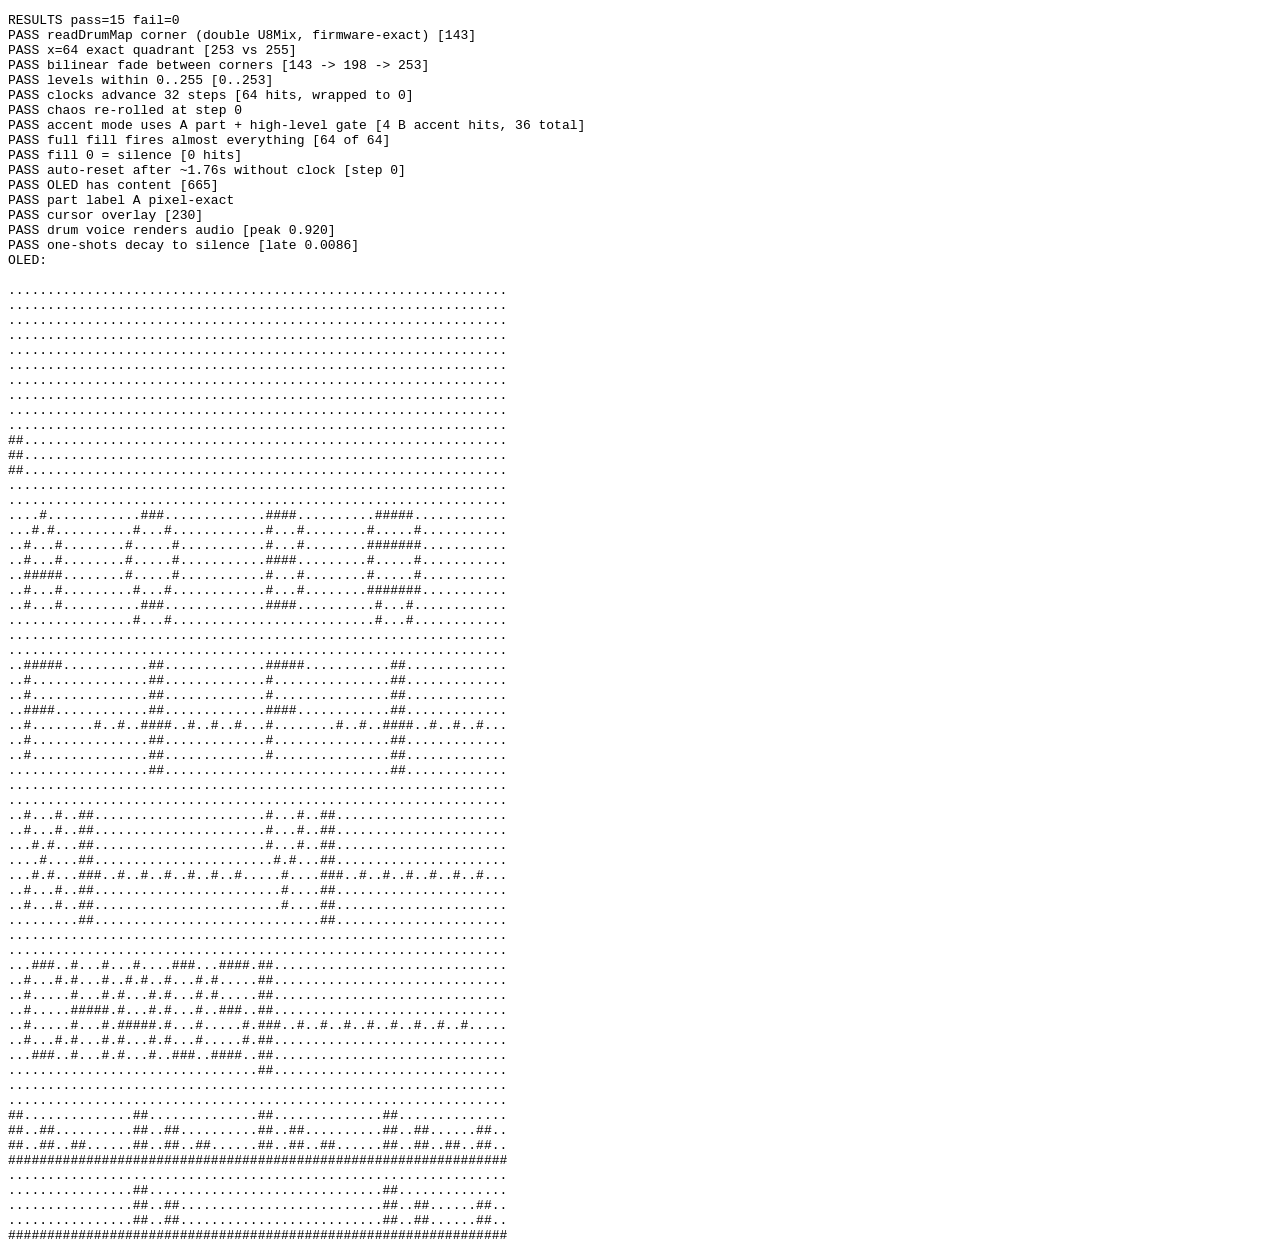
<file: apps/drummap/_selftest.html>
<!DOCTYPE html>
<html>
<head><meta charset="utf-8"><title>drummap selftest</title></head>
<body>
<pre id="out">running...</pre>
<script src="js/data.js"></script>
<script src="js/engine.js"></script>
<script src="js/display.js"></script>
<script src="js/synth.js"></script>
<script>
window.onerror = function (msg, src, line) {
  document.getElementById('out').textContent += '\nPAGE ERROR: ' + msg + ' @' + src + ':' + line;
};
const results = [];
function check(name, cond, extra) {
  results.push((cond ? 'PASS ' : 'FAIL ') + name + (extra !== undefined ? ' [' + extra + ']' : ''));
}

// ---------- ReadDrumMap corner exactness: x=0,y=0 -> top-left node, part 0, step 0 ----------
const e = new DrumMap();
e.patternSet = 'classic';
const set = PATTERN_SETS.classic;
// exact expectation, replicating the firmware's double U8Mix quantization:
// a=corner -> ab=(a*255)>>8, final=(ab*255)>>8
const nodeA = set.offsets[set.map[0][0]];
const cornerMix = (((set.data[nodeA] * 255) >> 8) * 255) >> 8;
check('readDrumMap corner (double U8Mix, firmware-exact)', e.readDrumMap(0, 0, 0, 0) === cornerMix, cornerMix);

// bilinear: x=64*4/... x=64 lands exactly on quadrant i=1 start -> quadX = (64<<2)&255 = 0 -> equals map[1][j]
const at64 = e.readDrumMap(0, 0, 64, 0);
const n1 = set.data[set.offsets[set.map[1][0]] + 0];
check('x=64 exact quadrant', Math.abs(at64 - n1) <= 2, at64 + ' vs ' + n1);

// midpoint interpolation between two quadrants at x=32 (quadX=128): average (rounded >> 8)
const q0 = e.readDrumMap(0, 0, 0, 0), q1 = e.readDrumMap(0, 0, 32, 0), q2 = e.readDrumMap(0, 0, 64, 0);
check('bilinear fade between corners', (q1 >= Math.min(q0, q2) - 2) && (q1 <= Math.max(q0, q2) + 2), q0 + ' -> ' + q1 + ' -> ' + q2);

// range
let mn = 255, mx = 0;
for (let x = 0; x <= 255; x += 5) for (let y = 0; y <= 255; y += 5) for (let part = 0; part < 3; part++) {
  const v = e.readDrumMap((x + y) % 32, part, x, y);
  if (v < mn) mn = v; if (v > mx) mx = v;
}
check('levels within 0..255', mn >= 0 && mx <= 255, mn + '..' + mx);

// ---------- triggers ----------
e.patternSet = 'grids2';
e.fill = [255, 255]; // ~fill = 0 -> everything above 0 fires
e.chaos = 0; e.refreshModulation();
e.reset();
const evs = [];
for (let i = 0; i < 32; i++) evs.push(...e.onClock(0.05 * (i + 1)));
check('clocks advance 32 steps', e.step === 0 && evs.length > 0, evs.length + ' hits, wrapped to ' + e.step);
check('chaos re-rolled at step 0', e.randomness[0] === arduinoRange(0)); // chaos 0 -> always 0

// accent mode: B plays A's part, fires only above 192
e.mode = [0, 3]; e.fill = [255, 128]; e.chaos = 0; e.refreshModulation(); e.reset();
const evs2 = [];
for (let i = 0; i < 32; i++) evs2.push(...e.onClock(0.02 * (i + 1)));
const bHits = evs2.filter(x => x.ch === 1);
check('accent mode uses A part + high-level gate', bHits.length > 0 && bHits.every(x => x.part === 0 && x.accent), bHits.length + ' B accent hits, ' + evs2.length + ' total');

// fill 255 -> threshold 0 -> very dense
e.mode = [0, 1]; e.fill = [255, 255]; e.refreshModulation(); e.reset();
const evs3 = [];
for (let i = 0; i < 32; i++) evs3.push(...e.onClock(0.02 * (i + 1)));
check('full fill fires almost everything', evs3.length > 56, evs3.length + ' of 64');
// fill 0 -> threshold 255 -> nothing
e.fill = [0, 0]; e.refreshModulation(); e.reset();
const evs4 = [];
for (let i = 0; i < 32; i++) evs4.push(...e.onClock(0.02 * (i + 1)));
check('fill 0 = silence', evs4.length === 0, evs4.length + ' hits');

// ---------- auto-reset ----------
const e5 = new DrumMap();
e5.lastClock = 0; e5.step = 17;
e5.update(2.0, 0.01); // 2s > 1.76s since last clock
check('auto-reset after ~1.76s without clock', e5.step === 0, 'step ' + e5.step);

// ---------- OLED ----------
const ol = new OLED();
drawDrumMap(ol, e5, DCUR.X);
let lit = 0; for (let i = 0; i < ol.buf.length; i++) lit += ol.buf[i];
check('OLED has content', lit > 60, lit);
// 'A' and 'B' labels at (1,15) and (32,15)
const gA = fontGlyph('A'.charCodeAt(0));
let aOK = true;
for (let c = 0; c < 6; c++) for (let r = 0; r < 8; r++) {
  const want = (gA[c] >>> r) & 1;
  if (!!ol.buf[(15 + r) * 64 + 1 + c] !== !!want) aOK = false;
}
check('part label A pixel-exact', aOK);

// cursor invert changes pixels
const olB = new OLED(); drawDrumMap(olB, e5, DCUR.NONE);
const olC = new OLED(); drawDrumMap(olC, e5, DCUR.CHAOS);
let diff = 0;
for (let i = 0; i < ol.buf.length; i++) if (olB.buf[i] !== olC.buf[i]) diff++;
check('cursor overlay', diff > 0, diff);

// ---------- drum synth through OfflineAudioContext ----------
async function synthTest() {
  try {
    const sr = 44100;
    const oc = new OfflineAudioContext(1, Math.floor(sr * 0.9), sr);
    const v = new DrumVoice(oc);
    v.params.volume = 0.5;
    v.hit({ t: 0.01, part: 0, accent: false });   // kick
    v.hit({ t: 0.15, part: 1, accent: false });   // snare
    v.hit({ t: 0.25, part: 2, accent: false });   // hat
    v.hit({ t: 0.32, part: 0, accent: true });    // accent kick
    const buf = await oc.startRendering();
    const d = buf.getChannelData(0);
    let peak = 0, late = 0;
    for (let i = 0; i < d.length; i++) { const a = Math.abs(d[i]); if (a > peak) peak = a; }
    for (let i = Math.floor(sr * 0.8); i < d.length; i++) late = Math.max(late, Math.abs(d[i]));
    check('drum voice renders audio', peak > 0.05, 'peak ' + peak.toFixed(3));
    check('one-shots decay to silence', late < 0.02, 'late ' + late.toFixed(4));
  } catch (err) {
    results.push('FAIL synth test threw: ' + err);
  }
  finish();
}

function finish() {
  const pass = results.filter(r => r.startsWith('PASS')).length;
  const fail = results.length - pass;
  document.getElementById('out').textContent =
    'RESULTS pass=' + pass + ' fail=' + fail + '\n' + results.join('\n') + '\nOLED:\n' + oledArt();
}

function oledArt() {
  const olA = new OLED();
  drawDrumMap(olA, e5, DCUR.NONE);
  let art = '';
  for (let y = 0; y < 64; y++) { art += '\n'; for (let x = 0; x < 64; x++) art += olA.buf[y * 64 + x] ? '#' : '.'; }
  return art;
}

synthTest();
</script>
</body>
</html>
</file>
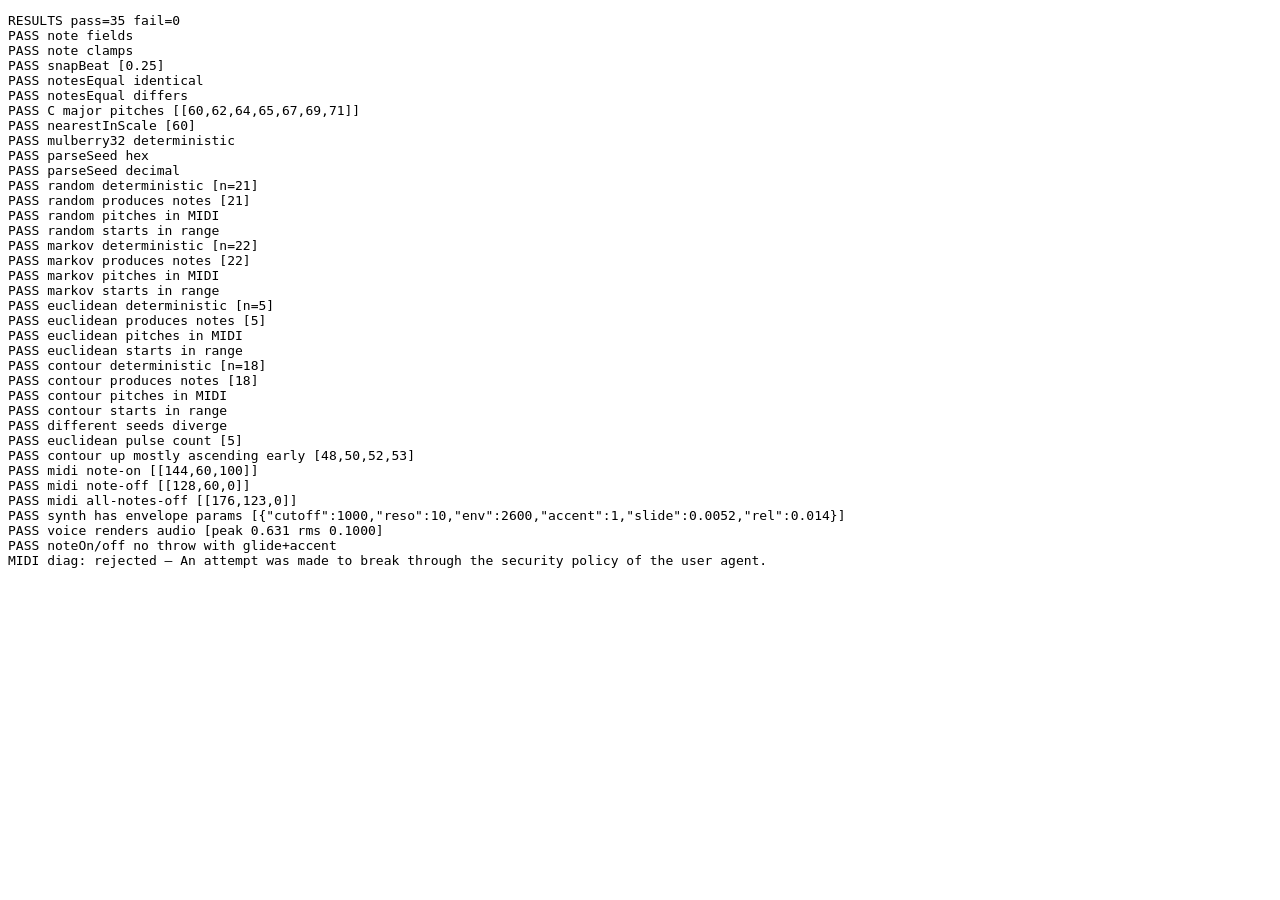
<file: apps/melogen/_selftest.html>
<!DOCTYPE html>
<html>
<head><meta charset="utf-8"><title>melogen selftest</title></head>
<body>
<pre id="out">running...</pre>
<script src="js/notes.js"></script>
<script src="js/scales.js"></script>
<script src="js/generators.js"></script>
<script src="js/synth.js"></script>
<script src="js/midi.js"></script>
<script>
window.onerror = function (msg, src, line) {
  document.getElementById('out').textContent += '\nPAGE ERROR: ' + msg + ' @' + src + ':' + line;
};
const results = [];
function check(name, cond, extra) {
  results.push((cond ? 'PASS ' : 'FAIL ') + name + (extra !== undefined ? ' [' + extra + ']' : ''));
}

// ---------- note model ----------
const n1 = makeNote(60, 0, 0.5, 100);
check('note fields', n1.pitch === 60 && n1.start === 0 && n1.duration === 0.5 && n1.velocity === 100 && n1.id > 0);
const n2 = makeNote(200, -1, 0, 0);
check('note clamps', n2.pitch === 127 && n2.start === 0 && n2.duration >= 1/64 && n2.velocity >= 1);
check('snapBeat', snapBeat(0.3, 0.25) === 0.25 && snapBeat(0.4, 0.25) === 0.5, snapBeat(0.3, 0.25));
check('notesEqual identical', notesEqual([makeNote(60,0,1,100,1)], [makeNote(60,0,1,100,2)]));
check('notesEqual differs', !notesEqual([makeNote(60,0,1,100)], [makeNote(61,0,1,100)]));

// ---------- scales ----------
const majC = scalePitches(0, 'major', 60, 71);
check('C major pitches', JSON.stringify(majC) === JSON.stringify([60,62,64,65,67,69,71]), JSON.stringify(majC));
check('nearestInScale', nearestInScale(61, 0, 'major') === 60 || nearestInScale(61, 0, 'major') === 62, nearestInScale(61, 0, 'major'));

// ---------- PRNG / seed ----------
const r1 = mulberry32(parseSeed('0xabcd'));
const r2 = mulberry32(parseSeed('0xabcd'));
const seq1 = [r1(), r1(), r1()];
const seq2 = [r2(), r2(), r2()];
check('mulberry32 deterministic', JSON.stringify(seq1) === JSON.stringify(seq2));
check('parseSeed hex', parseSeed('0x10') === 16);
check('parseSeed decimal', parseSeed('42') === 42);

// ---------- generators: same seed → same notes ----------
const common = { key: 0, scale: 'major', length: 8, density: 0.6, octLo: 4, octHi: 5, seed: 'deadbeef', step: 0.25, gate: 0.25 };

['random', 'markov', 'euclidean', 'contour'].forEach((id) => {
  const a = runGenerator(id, Object.assign({}, common, id === 'euclidean' ? { pulses: 5, steps: 16 } : {}));
  const b = runGenerator(id, Object.assign({}, common, id === 'euclidean' ? { pulses: 5, steps: 16 } : {}));
  check(id + ' deterministic', notesEqual(a, b), 'n=' + a.length);
  check(id + ' produces notes', a.length > 0, a.length);
  check(id + ' pitches in MIDI', a.every((n) => n.pitch >= 0 && n.pitch <= 127));
  check(id + ' starts in range', a.every((n) => n.start >= 0 && n.start < 8));
});

// different seed → different (usually)
const d1 = runGenerator('random', Object.assign({}, common, { seed: 'aaaa' }));
const d2 = runGenerator('random', Object.assign({}, common, { seed: 'bbbb' }));
check('different seeds diverge', !notesEqual(d1, d2));

// euclidean pulse count
const euc = runGenerator('euclidean', Object.assign({}, common, { pulses: 5, steps: 16, density: 1, length: 4 }));
check('euclidean pulse count', euc.length === 5, euc.length);

// contour up is ascending when dense
const up = runGenerator('contour', Object.assign({}, common, {
  direction: 'up', density: 1, step: 0.25, gate: 0.25, octaves: 1, octLo: 4, octHi: 5, length: 2,
}));
let asc = true;
for (let i = 1; i < Math.min(up.length, 4); i++) {
  if (up[i].pitch < up[i - 1].pitch) asc = false;
}
check('contour up mostly ascending early', asc || up.length < 2, up.slice(0, 4).map((n) => n.pitch).join(','));

// ---------- MidiOut helper (stub) ----------
const midiSent = [];
const fakeMidiOut = { id: 'x1', name: 'Stub Synth', send: (b, ts) => midiSent.push({ b, ts }) };
const mo = new MidiOut(() => 5.0);
mo.access = { outputs: new Map([['x1', fakeMidiOut]]) };
mo.select('x1');
mo.channel = 0;
mo.noteOn(60, 100, undefined);
check('midi note-on', midiSent[0].b[0] === 0x90 && midiSent[0].b[1] === 60 && midiSent[0].b[2] === 100, JSON.stringify(midiSent[0].b));
mo.noteOff(60, undefined);
check('midi note-off', midiSent[1].b[0] === 0x80 && midiSent[1].b[1] === 60, JSON.stringify(midiSent[1].b));
mo.allOff();
check('midi all-notes-off', midiSent[2].b[0] === 0xb0 && midiSent[2].b[1] === 123, JSON.stringify(midiSent[2].b));

// ---------- synth params / offline ----------
async function synthTest() {
  try {
    const sr = 44100;
    const oc = new OfflineAudioContext(1, Math.floor(sr * 0.35), sr);
    const v = new MelogenVoice(oc);
    const p = v.params;
    check('synth has envelope params',
      typeof p.cutoff === 'number' && typeof p.resonance === 'number' &&
      typeof p.envAmt === 'number' && typeof p.accent === 'number' &&
      typeof p.slideTau === 'number' && typeof p.releaseTau === 'number' &&
      typeof p.attack === 'number' && typeof p.volume === 'number',
      JSON.stringify({cutoff:p.cutoff, reso:p.resonance, env:p.envAmt, accent:p.accent, slide:p.slideTau, rel:p.releaseTau}));
    v.params.volume = 0.35;
    v.params.cutoff = 1000;
    v.params.resonance = 10;
    v.params.envAmt = 2600;
    v.params.accent = 1;
    v.params.slideTau = 0.0052;
    v.params.releaseTau = 0.014;
    // accented (≥100) then non-accented with glide from lastPitch
    v.noteOn('a', 60, 110, 0.01);
    v.noteOff('a', 0.10);
    v.noteOn('b', 64, 80, 0.12); // glide from 60
    v.noteOff('b', 0.22);
    v.applyParams();
    const buf = await oc.startRendering();
    const d = buf.getChannelData(0);
    let peak = 0, rms = 0;
    for (let i = 0; i < d.length; i++) {
      const a = Math.abs(d[i]);
      if (a > peak) peak = a;
      rms += d[i] * d[i];
    }
    rms = Math.sqrt(rms / d.length);
    check('voice renders audio', peak > 0.01 && rms > 1e-4, 'peak ' + peak.toFixed(3) + ' rms ' + rms.toFixed(4));
    check('noteOn/off no throw with glide+accent', true);
  } catch (err) {
    results.push('FAIL synth test threw: ' + err);
  }
  finish();
}

function finish() {
  const pass = results.filter((r) => r.startsWith('PASS')).length;
  const fail = results.length - pass;
  document.getElementById('out').textContent =
    'RESULTS pass=' + pass + ' fail=' + fail + '\n' + results.join('\n');
  midiDiag();
}

synthTest();

async function midiDiag() {
  const out = document.getElementById('out');
  if (!navigator.requestMIDIAccess) {
    out.textContent += '\nMIDI diag: no requestMIDIAccess';
    return;
  }
  try {
    const acc = await navigator.requestMIDIAccess({ sysex: false });
    const outs = [...acc.outputs.values()];
    out.textContent += '\nMIDI diag: access granted — ' + outs.length + ' outputs';
  } catch (err) {
    out.textContent += '\nMIDI diag: rejected — ' + (err && err.message);
  }
}
</script>
</body>
</html>
</file>
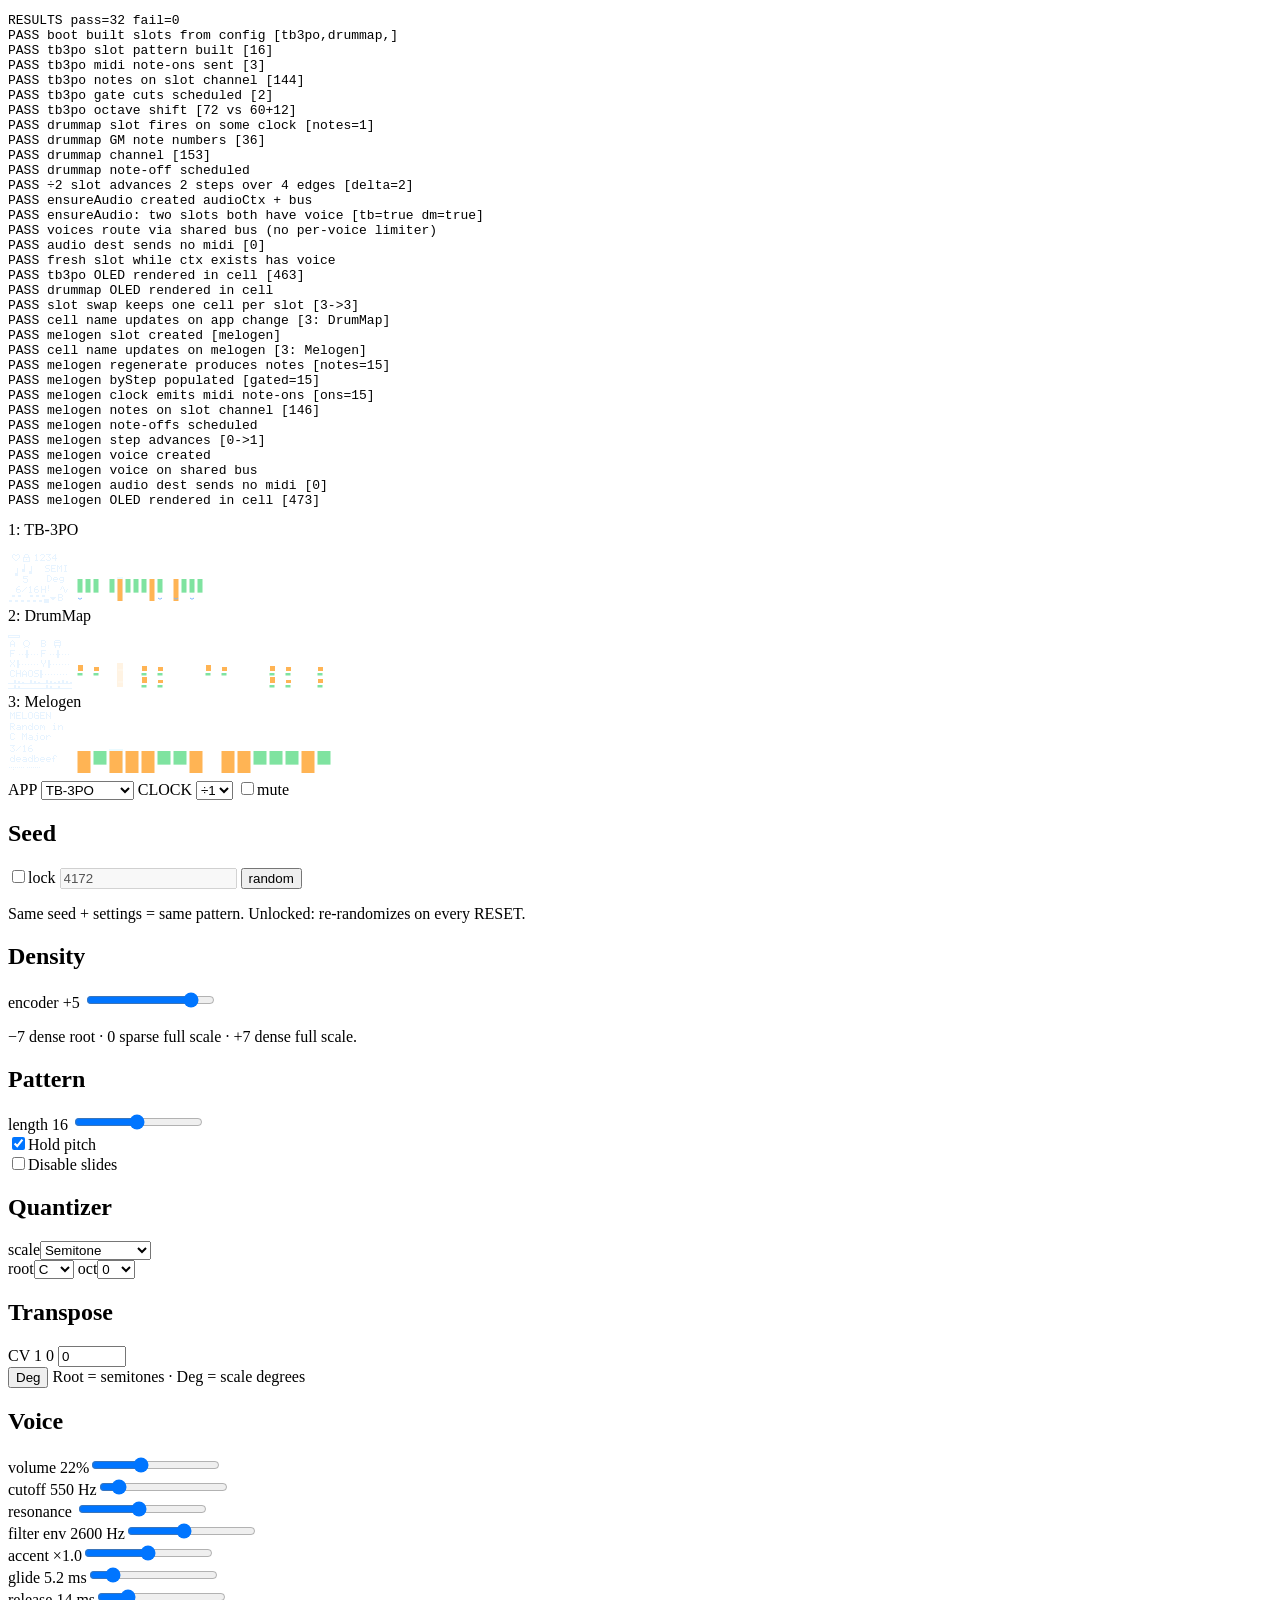
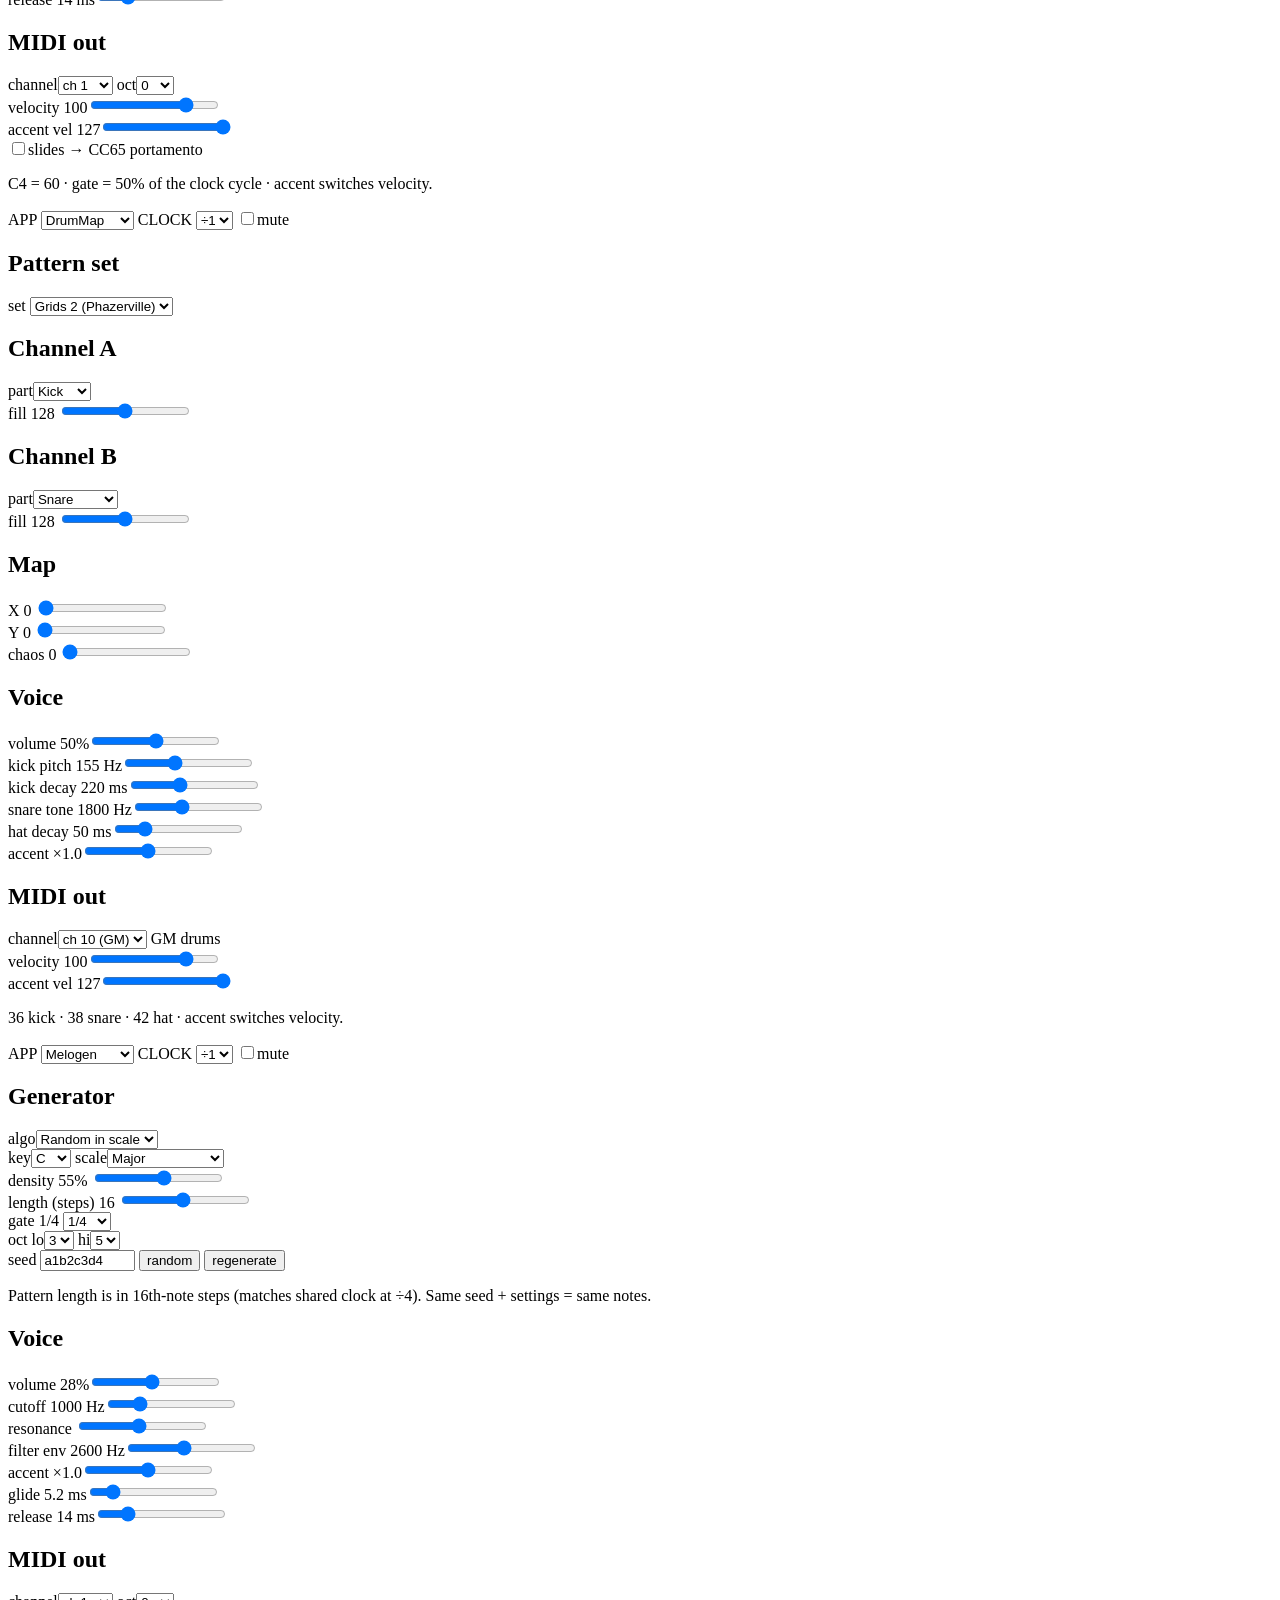
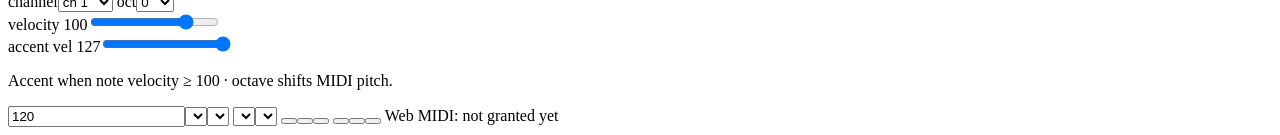
<file: apps/rack/_selftest.html>
<!DOCTYPE html>
<html>
<head><meta charset="utf-8"><title>rack selftest</title></head>
<body>
<pre id="out">running...</pre>
<div id="oledRow"></div>
<div id="controls"></div>
<input id="bpm"><select id="div"></select><select id="slotSel"></select>
<select id="outputDest"></select><select id="midiDevice"></select>
<button id="runBtn"></button><button id="clockBtn"></button><button id="resetBtn"></button>
<button id="midiConnect"></button><button id="midiRefresh"></button><button id="midiPanic"></button>
<span id="midiStatus"></span>
<script>
// preseed rack config so boot() builds the slots under test
localStorage.setItem('rack-web-v2', JSON.stringify({
  bpm: 120, div: 4, outputDest: 'midi', selected: 0,
  slots: [{ app: 'tb3po' }, { app: 'drummap' }, {}],
}));
</script>
<script src="../tb3po/js/data.js"></script>
<script src="../tb3po/js/engine.js"></script>
<script src="../tb3po/js/display.js"></script>
<script src="../tb3po/js/synth.js"></script>
<script src="../tb3po/js/midi.js"></script>
<script src="js/dm-data.js"></script>
<script src="js/dm-engine.js"></script>
<script src="js/dm-display.js"></script>
<script src="js/dm-synth.js"></script>
<script src="js/mg-notes.js"></script>
<script src="js/mg-scales.js"></script>
<script src="js/mg-generators.js"></script>
<script src="js/mg-synth.js"></script>
<script src="js/rack.js"></script>
<script>
window.onerror = function (msg, src, line) {
  document.getElementById('out').textContent += '\nPAGE ERROR: ' + msg + ' @' + src + ':' + line;
};
const results = [];
function check(name, cond, extra) {
  results.push((cond ? 'PASS ' : 'FAIL ') + name + (extra !== undefined ? ' [' + extra + ']' : ''));
}

const rack = RackSlots.rack;

// ---------- stub Web MIDI ----------
const midiSent = [];
const fakeOut = { id: 'x1', name: 'Stub Synth', send: (b, ts) => midiSent.push({ b, ts }) };
rack.midiOut.access = { outputs: new Map([['x1', fakeOut]]) };
rack.midiOut.select('x1');
rack.outputDest = 'midi';

// ---------- slots ----------
const tb = rack.slots[0];
const dm = rack.slots[1];
check('boot built slots from config', rack.slots.length === 3 && tb.app === 'tb3po' && dm.app === 'drummap'
  && rack.slots[2].app === null, rack.slots.map(s => s.app).join(','));

// tb3po: locked seed, deterministic pattern
tb.params.lockSeed = true;
tb.params.seedHex = '1234';
tb.applyEngine();
check('tb3po slot pattern built', tb.engine.numSteps === 16, tb.engine.numSteps);

// drive clocks with MIDI routing
const t0 = 100.0;
tb.onClock(t0, 0.5);
tb.onClock(t0 + 0.5, 0.5);
tb.onClock(t0 + 1.0, 0.5);
const noteOns = midiSent.filter((m) => (m.b[0] & 0xf0) === 0x90);
const noteOffs = midiSent.filter((m) => (m.b[0] & 0xf0) === 0x80);
check('tb3po midi note-ons sent', noteOns.length >= 1, noteOns.length);
check('tb3po notes on slot channel', noteOns.length === 0 || (noteOns[0].b[0] & 0x0f) === (tb.midiParams.channel & 0xf), noteOns[0] && noteOns[0].b[0]);
check('tb3po gate cuts scheduled', noteOffs.length >= 1, noteOffs.length);

// octave shift affects midi notes (deterministic: feed a known pitch CV)
midiSent.length = 0;
tb.heldNote = null;
tb.engine.currPitchCv = 0; // C4 = 0 V
tb.midiGateOn({ t: 400, accent: false });
const n0 = midiSent.filter((m) => (m.b[0] & 0xf0) === 0x90)[0].b[1];
tb.midiParams.octave = 1;
midiSent.length = 0;
tb.engine.currPitchCv = 0;
tb.midiGateOn({ t: 401, accent: false });
const n1 = midiSent.filter((m) => (m.b[0] & 0xf0) === 0x90)[0].b[1];
check('tb3po octave shift', n1 === n0 + 12, n1 + ' vs ' + n0 + '+12');
tb.midiParams.octave = 0;
tb.heldNote = null;

// drummap: GM mapping
midiSent.length = 0;
dm.onClock(t0);
const dmOn = midiSent.filter((m) => (m.b[0] & 0xf0) === 0x90);
check('drummap slot fires on some clock', dmOn.length >= 0, 'notes=' + dmOn.length);
if (dmOn.length) {
  check('drummap GM note numbers', dmOn.every((m) => [36, 38, 42].includes(m.b[1])), dmOn.map(m => m.b[1]).join(','));
  check('drummap channel', dmOn.every((m) => (m.b[0] & 0x0f) === (dm.midiParams.channel & 0xf)), dmOn[0] && dmOn[0].b[0]);
  check('drummap note-off scheduled', midiSent.some((m) => (m.b[0] & 0xf0) === 0x80));
}

// clock division at rack level (÷2: engine advances only on every 2nd edge)
tb.div = 2;
rack.outputDest = 'midi';
{
  const stepBefore = tb.engine.step;
  RackSlots.doClock(200.0);
  RackSlots.doClock(200.5);
  RackSlots.doClock(201.0);
  RackSlots.doClock(201.5);
  let delta = tb.engine.step - stepBefore;
  if (delta < 0) delta += 32;
  check('÷2 slot advances 2 steps over 4 edges', delta === 2, 'delta=' + delta);
  tb.div = 1;
}

// audio destination: ensureAudio creates shared bus + voices for all slots
rack.outputDest = 'audio';
midiSent.length = 0;
tb.voice = null;
dm.voice = null;
RackSlots.ensureAudio();
check('ensureAudio created audioCtx + bus', !!rack.audioCtx && !!rack.bus && !!rack.limiter);
check('ensureAudio: two slots both have voice', !!tb.voice && !!dm.voice,
  'tb=' + !!tb.voice + ' dm=' + !!dm.voice);
check('voices route via shared bus (no per-voice limiter)', !tb.voice.limiter && !dm.voice.limiter);
tb.onClock(300.0, 0.5);
check('audio dest sends no midi', midiSent.length === 0, midiSent.length);

// slot added/swapped after ctx exists still gets a voice
{
  const before = rack.slots[2];
  before.silence && before.silence();
  before.cell.remove();
  before.controls.remove();
  const mid = RackSlots.createSlot(2, 'tb3po');
  rack.slots[2] = mid;
  check('fresh slot while ctx exists has voice', !!mid.voice);
  // restore empty for later melogen tests: tear down mid
  mid.silence && mid.silence();
  mid.cell.remove();
  mid.controls.remove();
  const empty = RackSlots.createSlot(2, null);
  rack.slots[2] = empty;
  RackSlots.selectSlot(0);
}

// OLED rendering into cell canvases
tb.render();
dm.render();
let lit = 0;
const px = tb.cell.oledCtx.getImageData(0, 0, 64, 64).data;
for (let i = 3; i < px.length; i += 4) if (px[i] > 0) lit++;
check('tb3po OLED rendered in cell', lit > 100, lit);
check('drummap OLED rendered in cell', dm.cell.oledCtx.getImageData(32, 32, 1, 1).data.length > 0);

// slot swap replaces cell + controls in place (no duplicates)
{
  const cellCount0 = document.querySelectorAll('.cell-oled').length;
  const empty = rack.slots[2];
  empty.silence && empty.silence();
  empty.cell.remove();
  empty.controls.remove();
  const fresh = RackSlots.createSlot(2, 'drummap');
  fresh.div = empty.div; fresh.muted = empty.muted;
  rack.slots[2] = fresh;
  RackSlots.selectSlot(0);
  const cellCount1 = document.querySelectorAll('.cell-oled').length;
  check('slot swap keeps one cell per slot', cellCount0 === cellCount1, cellCount0 + '->' + cellCount1);
  check('cell name updates on app change', fresh.cell.querySelector('.cell-name').textContent === '3: DrumMap',
    fresh.cell.querySelector('.cell-name').textContent);
}


// ---------- melogen slot ----------
{
  const empty = rack.slots[2];
  empty.silence && empty.silence();
  empty.cell.remove();
  empty.controls.remove();
  const mg = RackSlots.createSlot(2, 'melogen');
  mg.div = 1; mg.muted = false;
  rack.slots[2] = mg;
  RackSlots.selectSlot(2);
  check('melogen slot created', mg.app === 'melogen', mg.app);
  check('cell name updates on melogen', mg.cell.querySelector('.cell-name').textContent === '3: Melogen',
    mg.cell.querySelector('.cell-name').textContent);

  mg.params.seed = 'deadbeef';
  mg.params.algo = 'random';
  mg.params.length = 16;
  mg.params.density = 0.8;
  mg.applyEngine();
  check('melogen regenerate produces notes', mg.notes.length >= 1, 'notes=' + mg.notes.length);
  check('melogen byStep populated', mg.byStep.some((b) => b.length > 0),
    'gated=' + mg.byStep.filter((b) => b.length).length);

  midiSent.length = 0;
  rack.outputDest = 'midi';
  mg.midiParams.channel = 2;
  mg.step = 0;
  // advance through a full pattern looking for note-ons
  for (let i = 0; i < mg.params.length; i++) {
    mg.onClock(500 + i * 0.125, 0.125);
  }
  const mgOn = midiSent.filter((m) => (m.b[0] & 0xf0) === 0x90);
  check('melogen clock emits midi note-ons', mgOn.length >= 1, 'ons=' + mgOn.length);
  check('melogen notes on slot channel', mgOn.length === 0 || mgOn.every((m) => (m.b[0] & 0x0f) === 2),
    mgOn[0] && mgOn[0].b[0]);
  check('melogen note-offs scheduled', midiSent.some((m) => (m.b[0] & 0xf0) === 0x80));

  // step advances
  const stepBefore = mg.step;
  mg.onClock(600, 0.125);
  check('melogen step advances', mg.step === (stepBefore + 1) % mg.params.length,
    stepBefore + '->' + mg.step);

  // audio path (ctx already from ensureAudio; createSlot also calls ensureVoice)
  rack.outputDest = 'audio';
  midiSent.length = 0;
  RackSlots.ensureAudio();
  mg.ensureVoice();
  check('melogen voice created', !!mg.voice);
  check('melogen voice on shared bus', !!mg.voice && !mg.voice.limiter);
  mg.onClock(700, 0.125);
  check('melogen audio dest sends no midi', midiSent.length === 0, midiSent.length);

  mg.render();
  let mgLit = 0;
  const mgPx = mg.cell.oledCtx.getImageData(0, 0, 64, 64).data;
  for (let i = 3; i < mgPx.length; i += 4) if (mgPx[i] > 0) mgLit++;
  check('melogen OLED rendered in cell', mgLit > 50, mgLit);
}

function finish() {
  const pass = results.filter((r) => r.startsWith('PASS')).length;
  const fail = results.length - pass;
  document.getElementById('out').textContent = 'RESULTS pass=' + pass + ' fail=' + fail + '\n' + results.join('\n');
}
finish();
</script>
</body>
</html>
</file>
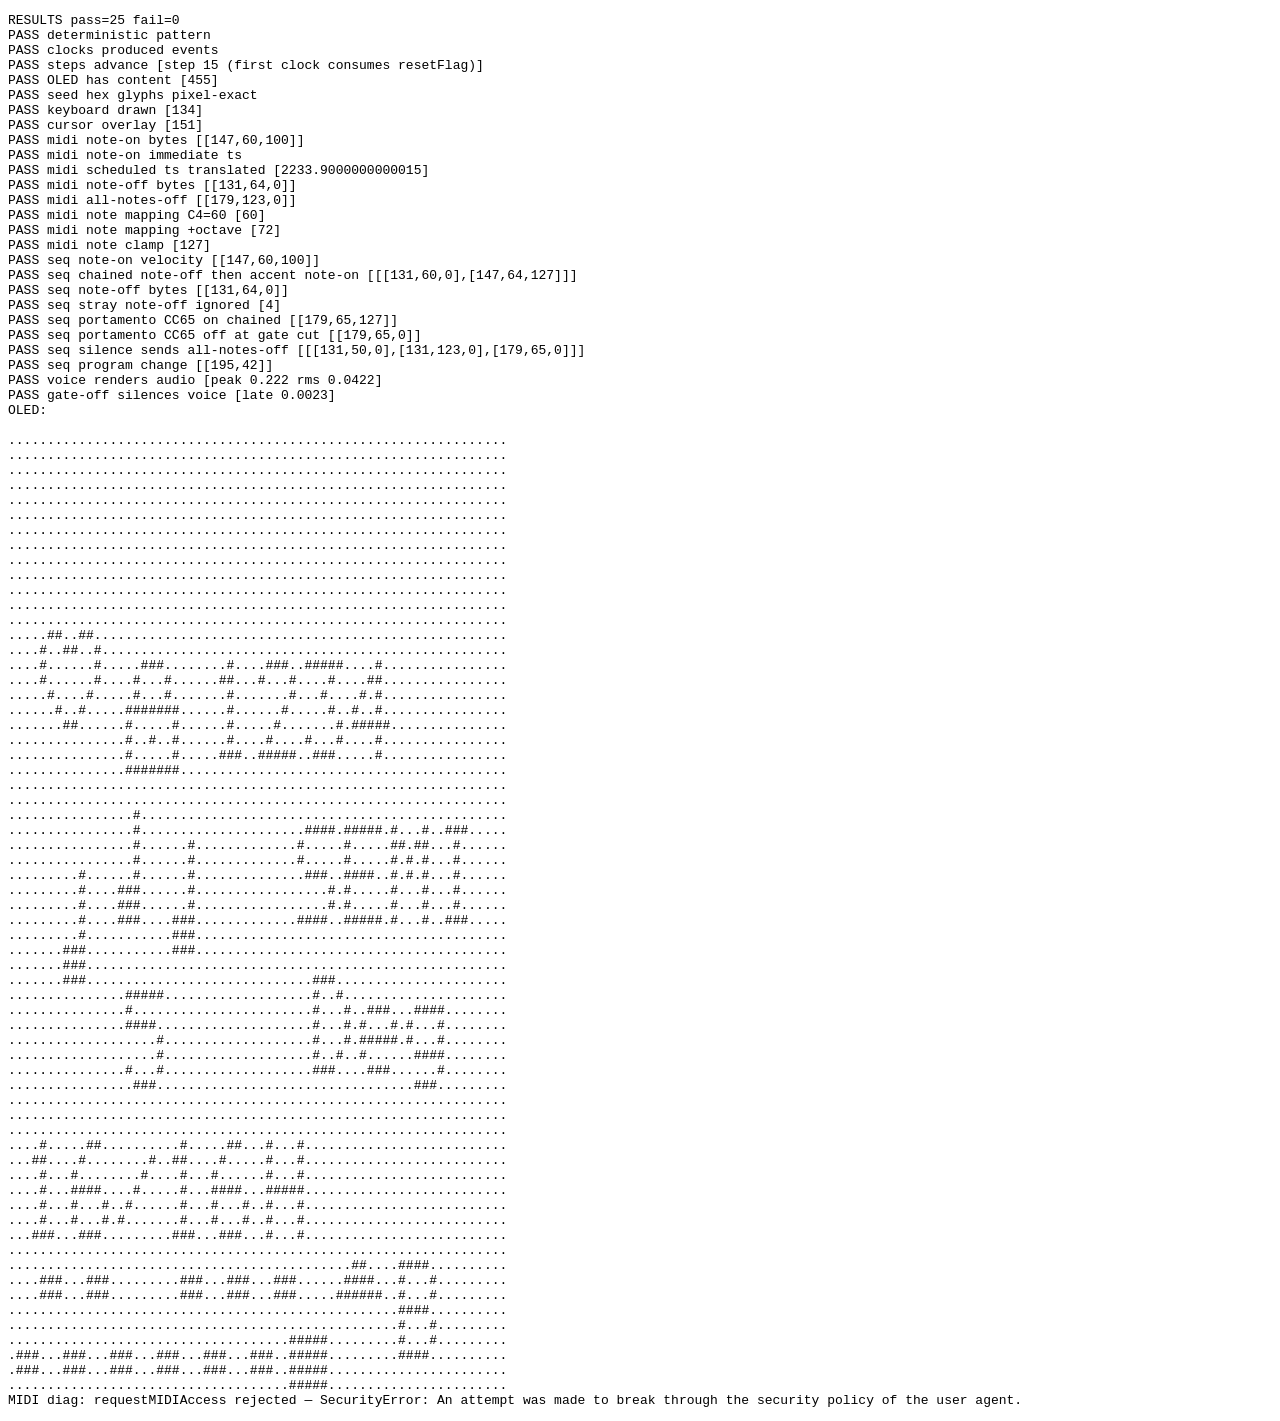
<file: apps/tb3po/_selftest.html>
<!DOCTYPE html>
<html>
<head><meta charset="utf-8"><title>tb3po selftest</title></head>
<body>
<pre id="out">running...</pre>
<script src="js/data.js"></script>
<script src="js/engine.js"></script>
<script src="js/display.js"></script>
<script src="js/synth.js"></script>
<script src="js/midi.js"></script>
<script src="js/midiseq.js"></script>
<script>
window.onerror = function (msg, src, line) {
  document.getElementById('out').textContent += '\nPAGE ERROR: ' + msg + ' @' + src + ':' + line;
};
const results = [];
function check(name, cond, extra) {
  results.push((cond ? 'PASS ' : 'FAIL ') + name + (extra !== undefined ? ' [' + extra + ']' : ''));
}

// ---------- engine basics ----------
const e = new TB3PO();
e.lockSeed = 1; e.seed = 0x1234; e.densityEncoder = 12; e.refreshDensity();
e.regeneratePhase = 1; e.updateRegeneration();
const e2 = new TB3PO();
e2.lockSeed = 1; e2.seed = 0x1234; e2.densityEncoder = 12; e2.refreshDensity();
e2.regeneratePhase = 1; e2.updateRegeneration();
check('deterministic pattern', e.gates === e2.gates && e.slides === e2.slides && JSON.stringify(e.notes) === JSON.stringify(e2.notes));

// ---------- playback events ----------
const evs = [];
for (let i = 0; i < 16; i++) evs.push(...e.onClock(0.1 * (i + 1), 0.1));
check('clocks produced events', evs.some(x => x.type === 'gateOn') && evs.some(x => x.type === 'pitch'));
check('steps advance', e.step === 15, 'step ' + e.step + ' (first clock consumes resetFlag)');

// ---------- OLED rendering ----------
const ol = new OLED();
drawTB3PO(ol, e, CUR.NONE);
let lit = 0; for (let i = 0; i < ol.buf.length; i++) lit += ol.buf[i];
check('OLED has content', lit > 100, lit);

// seed digits "1234" drawn at (25,15)
const digits = '1234';
let seedOK = true;
for (let d = 0; d < 4; d++) {
  const g = fontGlyph(digits.charCodeAt(d));
  const x = 25 + d * 6;
  for (let c = 0; c < 6; c++) for (let r = 0; r < 8; r++) {
    const want = (g[c] >>> r) & 1;
    if (!!ol.buf[(15 + r) * 64 + x + c] !== !!want) seedOK = false;
  }
}
check('seed hex glyphs pixel-exact', seedOK);

// keyboard region lit
let kb = 0;
for (let y = 50; y < 64; y++) for (let x = 0; x < 41; x++) kb += ol.buf[y * 64 + x];
check('keyboard drawn', kb > 30, kb);

// cursor inverts
const olBare = new OLED();
drawTB3PO(olBare, e, CUR.NONE);
const olInv = new OLED();
drawTB3PO(olInv, e, CUR.DENSITY);
let diff = 0;
for (let i = 0; i < ol.buf.length; i++) if (olBare.buf[i] !== olInv.buf[i]) diff++;
check('cursor overlay', diff > 0, diff);

// ---------- shared MidiOut helper (stub access) ----------
const midiSent = [];
const fakeMidiOut = { id: 'x1', name: 'Stub Synth', send: (b, ts) => midiSent.push({ b, ts }) };
const mo = new MidiOut(() => 5.0); // scheduler time stub: 5 s
mo.access = { outputs: new Map([['x1', fakeMidiOut]]) };
mo.select('x1');
mo.channel = 3; // MIDI ch 4

mo.noteOn(60, 100, undefined);
check('midi note-on bytes', midiSent[0].b[0] === 0x93 && midiSent[0].b[1] === 60 && midiSent[0].b[2] === 100, JSON.stringify(midiSent[0].b));
check('midi note-on immediate ts', midiSent[0].ts === undefined);
mo.noteOn(64, 100, 7);
check('midi scheduled ts translated', typeof midiSent[1].ts === 'number' && midiSent[1].ts > performance.now() + 1500, midiSent[1].ts);
mo.noteOff(64, undefined);
check('midi note-off bytes', midiSent[2].b[0] === 0x83 && midiSent[2].b[1] === 64, JSON.stringify(midiSent[2].b));
mo.allOff();
check('midi all-notes-off', midiSent[3].b[0] === 0xb3 && midiSent[3].b[1] === 123, JSON.stringify(midiSent[3].b));

// ---------- TB-3PO note sequencer over the shared helper ----------
(function () {
  const seq = new MidiNoteSeq(mo);
  const sent = midiSent;
  seq.velocity = 100; seq.accentVel = 127;
  check('midi note mapping C4=60', seq.noteFor(0) === 60, seq.noteFor(0));
  check('midi note mapping +octave', (seq.octave = 1, seq.noteFor(0) === 72), seq.noteFor(0));
  check('midi note clamp', (seq.octave = 0, seq.noteFor(70) === 127), seq.noteFor(70));

  const i0 = sent.length;
  seq.noteOn(60, false, undefined);
  check('seq note-on velocity', sent[i0].b[0] === 0x93 && sent[i0].b[1] === 60 && sent[i0].b[2] === 100, JSON.stringify(sent[i0].b));
  seq.noteOn(64, true, undefined); // new pitch while gate held -> chain
  check('seq chained note-off then accent note-on', sent[i0+1].b[0] === 0x83 && sent[i0+1].b[1] === 60
    && sent[i0+2].b[0] === 0x93 && sent[i0+2].b[1] === 64 && sent[i0+2].b[2] === 127,
    JSON.stringify([sent[i0+1].b, sent[i0+2].b]));
  seq.noteOff(undefined);
  check('seq note-off bytes', sent[i0+3].b[0] === 0x83 && sent[i0+3].b[1] === 64, JSON.stringify(sent[i0+3].b));
  seq.noteOff(undefined);
  check('seq stray note-off ignored', sent.length === i0+4, sent.length - i0);

  seq.noteOn(40, false, undefined);
  seq.slidesToPortamento = true;
  seq.noteOn(48, false, undefined); // chained note with portamento
  check('seq portamento CC65 on chained', sent[i0+6].b[0] === 0xb3 && sent[i0+6].b[1] === 65 && sent[i0+6].b[2] === 127,
    JSON.stringify(sent[i0+6].b));
  seq.noteOff(undefined);
  check('seq portamento CC65 off at gate cut', sent[i0+9].b[1] === 65 && sent[i0+9].b[2] === 0, JSON.stringify(sent[i0+9].b));

  seq.noteOn(50, false, undefined);
  seq.silence();
  const ano = sent.find((m) => m.b[0] === 0x83 && m.b[1] === 123);
  check('seq silence sends all-notes-off', !!ano, JSON.stringify(sent.slice(-3).map((m) => m.b)));

  seq.programChange(42, undefined);
  check('seq program change', sent[sent.length-1].b[0] === 0xc3 && sent[sent.length-1].b[1] === 42,
    JSON.stringify(sent[sent.length-1].b));
})();

// ---------- synth through OfflineAudioContext ----------
async function synthTest() {
  try {
    const sr = 44100;
    const oc = new OfflineAudioContext(1, Math.floor(sr * 0.25), sr);
    const v = new AcidVoice(oc);
    v.params.volume = 0.3;
    v.pitch({ t: 0.01, semis: 4, glide: false });
    v.gateOn({ t: 0.01, accent: false, retrig: true });
    v.gateOff(0.11);
    const buf = await oc.startRendering();
    const d = buf.getChannelData(0);
    let peak = 0, rms = 0;
    for (let i = 0; i < d.length; i++) { const a = Math.abs(d[i]); if (a > peak) peak = a; rms += d[i] * d[i]; }
    rms = Math.sqrt(rms / d.length);
    check('voice renders audio', peak > 0.01 && rms > 1e-4, 'peak ' + peak.toFixed(3) + ' rms ' + rms.toFixed(4));
    // silence after gate-off tail
    const lateStart = Math.floor(sr * 0.18);
    let late = 0;
    for (let i = lateStart; i < d.length; i++) late = Math.max(late, Math.abs(d[i]));
    check('gate-off silences voice', late < 0.02, 'late ' + late.toFixed(4));
  } catch (err) {
    results.push('FAIL synth test threw: ' + err);
  }
  finish();
}

function oledArt() {
  const olA = new OLED();
  drawTB3PO(olA, e, CUR.NONE);
  let art = '';
  for (let y = 0; y < 64; y++) { art += '\n'; for (let x = 0; x < 64; x++) art += olA.buf[y*64+x] ? '#' : '.'; }
  return art;
}

function finish() {
  const pass = results.filter(r => r.startsWith('PASS')).length;
  const fail = results.length - pass;
  document.getElementById('out').textContent =
    'RESULTS pass=' + pass + ' fail=' + fail + '\n' + results.join('\n') + '\nOLED:\n' + oledArt();
  midiDiag();
}

synthTest();

// ---------- Web MIDI diagnostics (async, appends to #out) ----------
async function midiDiag() {
  const out = document.getElementById('out');
  if (!navigator.requestMIDIAccess) {
    out.textContent += '\nMIDI diag: no requestMIDIAccess (not a Chromium-based browser, or insecure context)';
    return;
  }
  try {
    const acc = await navigator.requestMIDIAccess({ sysex: false });
    const outs = [...acc.outputs.values()];
    const ins = [...acc.inputs.values()];
    out.textContent += '\nMIDI diag: access granted — ' + outs.length + ' outputs, ' + ins.length + ' inputs';
    for (const o of outs) out.textContent += '\n  out: ' + (o.name || o.id) + ' [' + o.id + '] state=' + o.state;
    for (const i of ins) out.textContent += '\n  in: ' + (i.name || i.id) + ' [' + i.id + '] state=' + i.state;
    if (!outs.length && !ins.length) {
      out.textContent += '\n  (browser sees no MIDI devices — check interface is connected to this machine; ' +
        'on Linux Chrome lists ALSA rawmidi ports; try restarting the browser)';
    }
  } catch (err) {
    out.textContent += '\nMIDI diag: requestMIDIAccess rejected — ' + (err && err.name) + ': ' + (err && err.message);
  }
}
</script>
</body>
</html>
</file>
<file: apps/drummap/style.css>
:root {
  --bg: #14161c;
  --panel: #1d2129;
  --panel-edge: #2b3140;
  --ink: #d7dfe8;
  --ink-dim: #8b96a5;
  --accent: #ffb454;
  --accent2: #ffb454;
  --oled: #06090d;
  --oled-glow: rgba(140, 220, 255, 0.35);
}

* { box-sizing: border-box; }

body {
  margin: 0;
  background:
    radial-gradient(1200px 500px at 20% -10%, rgba(126, 183, 255, 0.07), transparent),
    var(--bg);
  color: var(--ink);
  font-family: "Inter", "Segoe UI", system-ui, -apple-system, sans-serif;
  min-height: 100vh;
}

a { color: #8fc7ff; text-decoration: none; }
a:hover { text-decoration: underline; }

header {
  display: flex;
  gap: 14px;
  align-items: center;
  padding: 18px 26px 10px;
  max-width: 1080px;
  margin: 0 auto;
}

#logoIcon {
  width: 40px;
  height: 40px;
  image-rendering: pixelated;
  background: #0a0d12;
  border: 1px solid var(--panel-edge);
  border-radius: 8px;
  padding: 4px;
}

.title h1 {
  margin: 0;
  font-size: 22px;
  letter-spacing: 0.06em;
}
.title h1 .sub { color: var(--ink-dim); font-weight: 400; }
.title p { margin: 2px 0 0; color: var(--ink-dim); font-size: 12.5px; max-width: 720px; }

main {
  display: grid;
  grid-template-columns: 380px 1fr;
  gap: 18px;
  padding: 12px 26px 26px;
  max-width: 1080px;
  margin: 0 auto;
}
@media (max-width: 900px) { main { grid-template-columns: 1fr; } }

.panel {
  background: linear-gradient(180deg, #20242e, #191d25);
  border: 1px solid var(--panel-edge);
  border-radius: 12px;
  padding: 16px;
  box-shadow: 0 10px 30px rgba(0, 0, 0, 0.35);
}

/* ---------------- OLED ---------------- */
.oled-bezel {
  background: #05070a;
  border-radius: 10px;
  padding: 10px;
  border: 1px solid #000;
  box-shadow:
    inset 0 0 24px rgba(0, 0, 0, 0.9),
    0 0 34px rgba(122, 200, 255, 0.12);
  width: fit-content;
  margin: 0 auto;
}

#oled {
  width: 320px;
  height: 320px;
  image-rendering: pixelated;
  background: var(--oled);
  border-radius: 4px;
  box-shadow: 0 0 22px rgba(126, 200, 255, 0.14);
  display: block;
}

.oled-caption {
  text-align: center;
  color: var(--ink-dim);
  font-size: 11px;
  margin: 8px 0 2px;
}

/* ---------------- transport ---------------- */
.transport {
  display: flex;
  gap: 10px;
  align-items: center;
  margin-top: 14px;
  flex-wrap: wrap;
}

button {
  font: inherit;
  color: var(--ink);
  background: #262c38;
  border: 1px solid var(--panel-edge);
  border-radius: 8px;
  padding: 8px 14px;
  cursor: pointer;
  transition: background 0.12s, border-color 0.12s, transform 0.05s;
}
button:hover { background: #2e3545; }
button:active { transform: translateY(1px); }
button.on { background: #274a35; border-color: #3f7c56; color: #c9f2d8; }

.big-btn {
  min-width: 86px;
  font-weight: 600;
  letter-spacing: 0.08em;
  display: inline-flex;
  flex-direction: column;
  align-items: center;
  gap: 2px;
  line-height: 1.1;
}
.big-btn .hint { font-size: 9px; color: var(--ink-dim); font-weight: 400; letter-spacing: 0; }
#runBtn.on { background: #2c5138; box-shadow: 0 0 12px rgba(127, 227, 160, 0.25); }

.bpm-wrap {
  display: flex;
  align-items: center;
  gap: 6px;
  background: #12151b;
  border: 1px solid var(--panel-edge);
  border-radius: 8px;
  padding: 6px 10px;
}
.bpm-wrap label { font-size: 11px; color: var(--ink-dim); }
.bpm-wrap input {
  width: 64px;
  background: transparent;
  border: none;
  color: var(--ink);
  font: inherit;
  text-align: right;
}

/* ---------------- monitor ---------------- */
.monitor {
  display: flex;
  gap: 16px;
  align-items: center;
  margin-top: 14px;
  padding: 10px 12px;
  background: #12151b;
  border: 1px solid var(--panel-edge);
  border-radius: 8px;
  flex-wrap: wrap;
}
.mon-item { display: flex; flex-direction: column; min-width: 74px; }
.mon-label { font-size: 9.5px; letter-spacing: 0.12em; color: var(--ink-dim); }
.mon-val { font-size: 15px; font-variant-numeric: tabular-nums; }

.led-wrap { display: flex; align-items: center; gap: 6px; }
.led {
  width: 11px; height: 11px; border-radius: 50%;
  background: #20242c;
  border: 1px solid #333a46;
  box-shadow: inset 0 1px 2px rgba(0, 0, 0, 0.6);
}
.led.on { background: var(--accent); border-color: #ffd9a0; box-shadow: 0 0 10px rgba(255, 180, 84, 0.7); }
.led.amber2.on { background: #7fb7ff; border-color: #b3d4ff; box-shadow: 0 0 10px rgba(127, 183, 255, 0.7); }
.led.accent.on { background: var(--accent2); border-color: #ffd9a0; box-shadow: 0 0 10px rgba(255, 180, 84, 0.7); }
.led.blue.on { background: #7fb7ff; border-color: #b3d4ff; box-shadow: 0 0 10px rgba(127, 183, 255, 0.7); }
.led-label { font-size: 9.5px; letter-spacing: 0.1em; color: var(--ink-dim); }

/* ---------------- pattern strip ---------------- */
.strip-wrap { margin-top: 14px; }
#strip {
  width: 100%;
  height: 64px;
  background: #0a0d12;
  border: 1px solid var(--panel-edge);
  border-radius: 8px;
  display: block;
}
.strip-caption { color: var(--ink-dim); font-size: 10.5px; margin-top: 4px; text-align: center; }

/* ---------------- parameter panel ---------------- */
.right { display: flex; flex-direction: column; gap: 14px; }

.group {
  background: #12151b;
  border: 1px solid var(--panel-edge);
  border-radius: 10px;
  padding: 12px 14px 12px;
}
.group h2 {
  margin: 0 0 10px;
  font-size: 12px;
  letter-spacing: 0.16em;
  text-transform: uppercase;
  color: #9fd8ff;
}
.group h2 .sub { color: var(--ink-dim); text-transform: none; letter-spacing: 0.02em; font-weight: 400; }

.row {
  display: flex;
  align-items: center;
  gap: 10px;
  margin-bottom: 8px;
  flex-wrap: wrap;
}
.row label { font-size: 12.5px; color: var(--ink-dim); white-space: nowrap; }
.row .val { color: var(--ink); font-variant-numeric: tabular-nums; }
.row .grow { flex: 1; }

input[type="range"] {
  flex: 2;
  min-width: 130px;
  accent-color: #7fb7ff;
  height: 22px;
}

select {
  font: inherit;
  color: var(--ink);
  background: #262c38;
  border: 1px solid var(--panel-edge);
  border-radius: 6px;
  padding: 4px 8px;
  max-width: 260px;
}

.toggle {
  font-variant-numeric: tabular-nums;
  letter-spacing: 0.05em;
}

.switch { display: inline-flex; align-items: center; gap: 6px; cursor: pointer; font-size: 12.5px; color: var(--ink); }
.switch input { accent-color: var(--accent); }
.switches { gap: 16px; }

/* seed digits */
.seed-digits { display: flex; gap: 8px; margin: 10px 0 4px; }
.hexdigit {
  display: flex;
  flex-direction: column;
  align-items: center;
  background: #0c0f14;
  border: 1px solid var(--panel-edge);
  border-radius: 8px;
  padding: 4px 6px;
  gap: 2px;
  cursor: ns-resize;
  user-select: none;
}
.hexdigit .val {
  font-family: "JetBrains Mono", ui-monospace, monospace;
  font-size: 22px;
  color: var(--accent);
  min-width: 24px;
  text-align: center;
  text-shadow: 0 0 8px rgba(127, 227, 160, 0.45);
}
.hexdigit button {
  border: none;
  background: transparent;
  color: var(--ink-dim);
  font-size: 13px;
  padding: 0 4px;
  line-height: 1;
}
.hexdigit button:hover { color: var(--ink); }
.seed-digits.disabled { opacity: 0.35; pointer-events: none; }

.tip { color: var(--ink-dim); font-size: 11px; margin: 6px 0 0; line-height: 1.45; }
.tip.inline { margin: 0; }

.small-btn { font-size: 12px; padding: 5px 10px; margin-top: 6px; }

footer {
  max-width: 1080px;
  margin: 0 auto;
  padding: 0 26px 30px;
  color: var(--ink-dim);
  font-size: 11.5px;
  line-height: 1.5;
}
/* ---------------- rack slot mode (?slot=1) ---------------- */
body.slot-mode header, body.slot-mode footer,
body.slot-mode .transport, body.slot-mode .monitor { display: none; }
body.slot-mode main { display: block; padding: 8px 12px; }
body.slot-mode .panel { width: 100%; padding: 10px 12px; }
body.slot-mode .oled-caption, body.slot-mode .strip-caption { display: none; }
body.slot-mode .strip-wrap { margin-top: 10px; }
body.slot-mode .panel.right {
  margin-top: 10px;
  display: grid;
  grid-template-columns: repeat(auto-fill, minmax(235px, 1fr));
  gap: 10px;
  align-content: start;
}
body.slot-mode .group { padding: 10px 12px; }
body.slot-mode .group h2 { margin: 0 0 8px; font-size: 13px; }
body.slot-mode .group p.tip { margin-top: 6px; }
</file>
<file: apps/melogen/style.css>
:root {
  --bg: #14161c;
  --panel: #1d2129;
  --panel-edge: #2b3140;
  --ink: #d7dfe8;
  --ink-dim: #8b96a5;
  --accent: #7fe3a0;
  --accent2: #ffb454;
}

* { box-sizing: border-box; }

body {
  margin: 0;
  background:
    radial-gradient(1200px 500px at 20% -10%, rgba(126, 183, 255, 0.07), transparent),
    var(--bg);
  color: var(--ink);
  font-family: "Inter", "Segoe UI", system-ui, -apple-system, sans-serif;
  min-height: 100vh;
}

a { color: #8fc7ff; text-decoration: none; }
a:hover { text-decoration: underline; }

header {
  display: flex;
  gap: 14px;
  align-items: center;
  padding: 18px 26px 10px;
  max-width: 1280px;
  margin: 0 auto;
}

.logo-mark {
  width: 40px;
  height: 40px;
  display: grid;
  place-items: center;
  background: #0a0d12;
  border: 1px solid var(--panel-edge);
  border-radius: 8px;
  color: var(--accent);
  font-size: 20px;
}

.title { flex: 1; }
.title h1 {
  margin: 0;
  font-size: 22px;
  letter-spacing: 0.06em;
}
.title h1 .sub { color: var(--ink-dim); font-weight: 400; }
.title p { margin: 2px 0 0; color: var(--ink-dim); font-size: 12.5px; max-width: 720px; }

.back {
  font-size: 12.5px;
  color: var(--ink-dim);
  white-space: nowrap;
}
.back:hover { color: var(--ink); }

main {
  display: grid;
  grid-template-columns: 1fr 340px;
  gap: 18px;
  padding: 12px 26px 26px;
  max-width: 1280px;
  margin: 0 auto;
}
@media (max-width: 960px) {
  main { grid-template-columns: 1fr; }
}

.panel {
  background: linear-gradient(180deg, #20242e, #191d25);
  border: 1px solid var(--panel-edge);
  border-radius: 12px;
  padding: 16px;
  box-shadow: 0 10px 30px rgba(0, 0, 0, 0.35);
}

.roll-wrap {
  height: min(58vh, 520px);
  min-height: 280px;
  border-radius: 8px;
  overflow: hidden;
  border: 1px solid #0a0d12;
  background: #0c1016;
  margin-top: 10px;
}
#roll {
  display: block;
  width: 100%;
  height: 100%;
  touch-action: none;
  cursor: crosshair;
}

.roll-caption {
  color: var(--ink-dim);
  font-size: 11px;
  margin-top: 8px;
  line-height: 1.45;
}

/* transport */
.transport {
  display: flex;
  gap: 10px;
  align-items: center;
  flex-wrap: wrap;
}

button {
  font: inherit;
  color: var(--ink);
  background: #262c38;
  border: 1px solid var(--panel-edge);
  border-radius: 8px;
  padding: 8px 14px;
  cursor: pointer;
  transition: background 0.12s, border-color 0.12s, transform 0.05s;
}
button:hover { background: #2e3545; }
button:active { transform: translateY(1px); }
button.on { background: #274a35; border-color: #3f7c56; color: #c9f2d8; }

.big-btn {
  min-width: 72px;
  font-weight: 600;
  letter-spacing: 0.08em;
}
.big-btn.tap { min-width: 64px; font-size: 12px; }
.big-btn.gen {
  flex: 1;
  background: #274a35;
  border-color: #3f7c56;
  color: #c9f2d8;
}
.big-btn.gen:hover { background: #2f5a40; }
#runBtn.on { background: #2c5138; box-shadow: 0 0 12px rgba(127, 227, 160, 0.25); }

.bpm-wrap {
  display: flex;
  align-items: center;
  gap: 6px;
  background: #12151b;
  border: 1px solid var(--panel-edge);
  border-radius: 8px;
  padding: 6px 10px;
}
.bpm-wrap label { font-size: 11px; color: var(--ink-dim); }
.bpm-wrap input, .bpm-wrap select {
  width: 64px;
  background: transparent;
  border: 0;
  color: var(--ink);
  font: inherit;
}
.bpm-wrap select { width: auto; }

.mon-item { font-size: 12px; color: var(--ink-dim); }
.mon-label { letter-spacing: 0.04em; }

.led-wrap { display: flex; align-items: center; gap: 6px; }
.led {
  width: 10px; height: 10px; border-radius: 50%;
  background: #2a3140; box-shadow: inset 0 0 2px #000;
}
.led.purple { background: #3a2a4a; }
.led.on { background: #c084fc; box-shadow: 0 0 8px rgba(192, 132, 252, 0.7); }
.led-label { font-size: 10px; color: var(--ink-dim); letter-spacing: 0.06em; }

/* side panel */
.group { margin-bottom: 18px; }
.group h2 {
  margin: 0 0 10px;
  font-size: 13px;
  letter-spacing: 0.08em;
  text-transform: uppercase;
  color: var(--accent);
  font-weight: 600;
}

.row {
  display: flex;
  align-items: center;
  gap: 8px;
  margin-bottom: 8px;
  flex-wrap: wrap;
}
.row label { font-size: 12.5px; color: var(--ink-dim); }
.row label.grow { flex: 1; min-width: 100px; }
.row .val { color: var(--ink); font-variant-numeric: tabular-nums; }

.row select, .row input[type="text"], .row input[type="number"], .seed-input, .num {
  background: #12151b;
  border: 1px solid var(--panel-edge);
  border-radius: 6px;
  color: var(--ink);
  font: inherit;
  padding: 6px 8px;
}
.row select { min-width: 110px; flex: 1; }
.seed-input { flex: 1; font-family: ui-monospace, SFMono-Regular, Menlo, monospace; min-width: 90px; }
.num { width: 56px; }

input[type="range"] {
  flex: 1;
  min-width: 100px;
  accent-color: var(--accent);
}

.switch {
  display: inline-flex;
  align-items: center;
  gap: 6px;
  font-size: 12.5px;
  color: var(--ink-dim);
  cursor: pointer;
  user-select: none;
}
.switch input { accent-color: var(--accent); }
.switches { gap: 14px; }

.tip {
  margin: 6px 0 0;
  font-size: 11.5px;
  color: var(--ink-dim);
  line-height: 1.45;
}

.dimmed { opacity: 0.45; pointer-events: none; }
#midiGroup:not(.dimmed), #audioGroup:not(.dimmed) { opacity: 1; pointer-events: auto; }

footer {
  max-width: 1280px;
  margin: 0 auto 32px;
  padding: 0 26px;
  color: var(--ink-dim);
  font-size: 12px;
}
</file>
<file: apps/rack/style.css>
:root {
  --bg: #0d1117;
  --panel: #161c26;
  --panel-edge: #232c38;
  --ink: #dfe8ef;
  --ink-dim: #7d8a99;
  --accent: #7fe3a0;
  --accent2: #ffb454;
  --blue: #7fb7ff;
  --oled: #06090d;
}

* { box-sizing: border-box; }

body {
  margin: 0;
  background: var(--bg);
  color: var(--ink);
  font: 14px/1.5 system-ui, -apple-system, "Segoe UI", sans-serif;
  padding-bottom: 30px;
}

/* ---------- shared transport bar ---------- */
.transport-bar {
  position: sticky;
  top: 0;
  z-index: 5;
  display: flex;
  align-items: center;
  gap: 12px;
  flex-wrap: wrap;
  background: linear-gradient(180deg, #1a2029, #141922);
  border-bottom: 1px solid var(--panel-edge);
  padding: 10px 26px;
  box-shadow: 0 6px 18px rgba(0, 0, 0, 0.35);
}
.transport-bar .big-btn {
  background: #222a35;
  color: var(--ink);
  border: 1px solid #313c4b;
  border-radius: 8px;
  padding: 9px 16px;
  font-size: 13px;
  font-weight: 700;
  letter-spacing: 0.06em;
  cursor: pointer;
  display: inline-flex;
  flex-direction: column;
  align-items: center;
  gap: 1px;
}
.transport-bar .big-btn .hint { font-size: 9px; color: var(--ink-dim); font-weight: 400; letter-spacing: 0; }
.transport-bar .big-btn.on { background: var(--accent); color: #10241a; border-color: #9ff5c0; }
.transport-bar .big-btn.tap { font-weight: 400; }
.bpm-wrap, .slot-sel-wrap, .dest-wrap, .midi-wrap { display: flex; align-items: center; gap: 7px; }
.bpm-wrap label, .mon-label { font-size: 11px; color: var(--ink-dim); letter-spacing: 0.08em; }
.bpm-wrap input {
  width: 64px;
  background: #10141b;
  color: var(--ink);
  border: 1px solid #2c3542;
  border-radius: 6px;
  padding: 7px 8px;
  font: inherit;
}
select {
  background: #10141b;
  color: var(--ink);
  border: 1px solid #2c3542;
  border-radius: 6px;
  padding: 7px 8px;
  font: inherit;
  font-size: 12.5px;
}
.midi-wrap { margin-left: auto; }
.midi-wrap select { max-width: 210px; }
.small-btn {
  background: #222a35;
  color: var(--ink);
  border: 1px solid #313c4b;
  border-radius: 6px;
  padding: 7px 10px;
  font: inherit;
  font-size: 11.5px;
  cursor: pointer;
  white-space: nowrap;
}
.small-btn:hover { border-color: var(--accent); }
.tip.inline { font-size: 11px; color: var(--ink-dim); }

/* ---------- main ---------- */
main {
  max-width: 1080px;
  margin: 0 auto;
  padding: 14px 26px 0;
}

/* ---------- OLED row ---------- */
#oledRow {
  display: grid;
  grid-template-columns: repeat(3, 1fr);
  gap: 14px;
}
.oled-cell {
  background: linear-gradient(180deg, #20242e, #191d25);
  border: 1px solid var(--panel-edge);
  border-radius: 12px;
  box-shadow: 0 10px 30px rgba(0, 0, 0, 0.35);
  padding: 10px 12px 12px;
  cursor: pointer;
  transition: border-color 0.15s, box-shadow 0.15s;
}
.oled-cell:hover { border-color: #35465c; }
.oled-cell.selected { border-color: var(--accent); box-shadow: 0 0 0 1px var(--accent), 0 10px 30px rgba(0, 0, 0, 0.35); }
.oled-cell.empty { opacity: 0.5; }
.cell-head {
  display: flex;
  align-items: center;
  gap: 8px;
  margin-bottom: 8px;
  min-height: 18px;
}
.cell-name {
  font-size: 11.5px;
  font-weight: 700;
  letter-spacing: 0.08em;
  color: var(--ink-dim);
  text-transform: uppercase;
  white-space: nowrap;
  overflow: hidden;
  text-overflow: ellipsis;
}
.oled-cell.selected .cell-name { color: var(--accent); }
.cell-leds { display: flex; gap: 5px; margin-left: auto; }
.dot-led {
  width: 9px; height: 9px; border-radius: 50%;
  background: #20242c;
  border: 1px solid #333a46;
  box-shadow: inset 0 1px 2px rgba(0, 0, 0, 0.6);
}
.dot-led.on { background: var(--accent); border-color: #9ff5c0; box-shadow: 0 0 8px rgba(127, 227, 160, 0.7); }
.dot-led.amber.on { background: var(--accent2); border-color: #ffd9a0; box-shadow: 0 0 8px rgba(255, 180, 84, 0.7); }
.dot-led.blue.on { background: var(--blue); border-color: #b3d4ff; box-shadow: 0 0 8px rgba(127, 183, 255, 0.7); }
.dot-led.purple.on { background: #c9a6ff; border-color: #e0ccff; box-shadow: 0 0 8px rgba(201, 166, 255, 0.7); }
.oled-cell canvas.cell-oled {
  width: 60%;
  margin: 0 auto;
  display: block;
  background: var(--oled);
  border: 1px solid #0c1219;
  border-radius: 6px;
  box-shadow: 0 0 14px rgba(140, 220, 255, 0.12);
  image-rendering: pixelated;
}
.oled-cell canvas.cell-strip {
  width: 100%;
  display: block;
  margin-top: 8px;
  background: rgba(255, 255, 255, 0.02);
  border-radius: 4px;
}

/* ---------- controls area ---------- */
#controls { margin-top: 16px; }
.slot-controls { display: none; }
.slot-controls.selected { display: block; }
.controls-head {
  display: flex;
  align-items: center;
  gap: 12px;
  flex-wrap: wrap;
  margin-bottom: 10px;
}
.controls-head .mon-label { font-size: 11px; }
.controls-head .switch {
  display: inline-flex; align-items: center; gap: 5px;
  font-size: 11.5px; cursor: pointer;
}
.group {
  background: linear-gradient(180deg, #20242e, #191d25);
  border: 1px solid var(--panel-edge);
  border-radius: 10px;
  padding: 12px 14px;
  margin: 0 0 10px 0;
}
.controls-grid {
  display: grid;
  grid-template-columns: repeat(auto-fill, minmax(240px, 1fr));
  gap: 10px;
}
.group h2 {
  margin: 0 0 9px;
  font-size: 12px;
  text-transform: uppercase;
  letter-spacing: 0.08em;
  color: var(--ink-dim);
}
.row { display: flex; align-items: center; gap: 8px; padding: 3px 0; }
.row label { font-size: 12px; color: var(--ink-dim); white-space: nowrap; }
.row .val { color: var(--ink); font-variant-numeric: tabular-nums; }
.row .grow { flex: 1; }
input[type="range"] { flex: 1; min-width: 0; accent-color: var(--accent); }
input[type="number"], input.hex {
  background: #10141b;
  color: var(--ink);
  border: 1px solid #2c3542;
  border-radius: 6px;
  padding: 6px 8px;
  font: inherit;
  font-size: 12.5px;
}
input.hex { width: 5.2em; text-transform: uppercase; font-family: ui-monospace, monospace; }
.tip { color: var(--ink-dim); font-size: 11px; margin: 7px 0 0; }
.tip.inline { font-size: 11px; color: var(--ink-dim); }
.dimmed { opacity: 0.38; transition: opacity 0.2s; }

/* global output destination: show the matching per-slot group */
body[data-dest="audio"] .midi-only { display: none; }
body[data-dest="midi"] .audio-only { display: none; }

footer {
  max-width: 1080px;
  margin: 0 auto;
  padding: 14px 26px;
  color: var(--ink-dim);
  font-size: 12px;
}
footer a { color: var(--ink); }

@media (max-width: 720px) {
  #oledRow { grid-template-columns: 1fr; }
  .transport-bar { padding: 10px 14px; }
  main { padding: 10px 14px 0; }
}
</file>
<file: apps/tb3po/style.css>
:root {
  --bg: #14161c;
  --panel: #1d2129;
  --panel-edge: #2b3140;
  --ink: #d7dfe8;
  --ink-dim: #8b96a5;
  --accent: #7fe3a0;
  --accent2: #ffb454;
  --oled: #06090d;
  --oled-glow: rgba(140, 220, 255, 0.35);
}

* { box-sizing: border-box; }

body {
  margin: 0;
  background:
    radial-gradient(1200px 500px at 20% -10%, rgba(126, 183, 255, 0.07), transparent),
    var(--bg);
  color: var(--ink);
  font-family: "Inter", "Segoe UI", system-ui, -apple-system, sans-serif;
  min-height: 100vh;
}

a { color: #8fc7ff; text-decoration: none; }
a:hover { text-decoration: underline; }

header {
  display: flex;
  gap: 14px;
  align-items: center;
  padding: 18px 26px 10px;
  max-width: 1080px;
  margin: 0 auto;
}

#logoIcon {
  width: 40px;
  height: 40px;
  image-rendering: pixelated;
  background: #0a0d12;
  border: 1px solid var(--panel-edge);
  border-radius: 8px;
  padding: 4px;
}

.title h1 {
  margin: 0;
  font-size: 22px;
  letter-spacing: 0.06em;
}
.title h1 .sub { color: var(--ink-dim); font-weight: 400; }
.title p { margin: 2px 0 0; color: var(--ink-dim); font-size: 12.5px; max-width: 720px; }

main {
  display: grid;
  grid-template-columns: 380px 1fr;
  gap: 18px;
  padding: 12px 26px 26px;
  max-width: 1080px;
  margin: 0 auto;
}
@media (max-width: 900px) { main { grid-template-columns: 1fr; } }

.panel {
  background: linear-gradient(180deg, #20242e, #191d25);
  border: 1px solid var(--panel-edge);
  border-radius: 12px;
  padding: 16px;
  box-shadow: 0 10px 30px rgba(0, 0, 0, 0.35);
}

/* ---------------- OLED ---------------- */
.oled-bezel {
  background: #05070a;
  border-radius: 10px;
  padding: 10px;
  border: 1px solid #000;
  box-shadow:
    inset 0 0 24px rgba(0, 0, 0, 0.9),
    0 0 34px rgba(122, 200, 255, 0.12);
  width: fit-content;
  margin: 0 auto;
}

#oled {
  width: 320px;
  height: 320px;
  image-rendering: pixelated;
  background: var(--oled);
  border-radius: 4px;
  box-shadow: 0 0 22px rgba(126, 200, 255, 0.14);
  display: block;
}

.oled-caption {
  text-align: center;
  color: var(--ink-dim);
  font-size: 11px;
  margin: 8px 0 2px;
}

/* ---------------- transport ---------------- */
.transport {
  display: flex;
  gap: 10px;
  align-items: center;
  margin-top: 14px;
  flex-wrap: wrap;
}

button {
  font: inherit;
  color: var(--ink);
  background: #262c38;
  border: 1px solid var(--panel-edge);
  border-radius: 8px;
  padding: 8px 14px;
  cursor: pointer;
  transition: background 0.12s, border-color 0.12s, transform 0.05s;
}
button:hover { background: #2e3545; }
button:active { transform: translateY(1px); }
button.on { background: #274a35; border-color: #3f7c56; color: #c9f2d8; }

.big-btn {
  min-width: 86px;
  font-weight: 600;
  letter-spacing: 0.08em;
  display: inline-flex;
  flex-direction: column;
  align-items: center;
  gap: 2px;
  line-height: 1.1;
}
.big-btn .hint { font-size: 9px; color: var(--ink-dim); font-weight: 400; letter-spacing: 0; }
#runBtn.on { background: #2c5138; box-shadow: 0 0 12px rgba(127, 227, 160, 0.25); }

.bpm-wrap {
  display: flex;
  align-items: center;
  gap: 6px;
  background: #12151b;
  border: 1px solid var(--panel-edge);
  border-radius: 8px;
  padding: 6px 10px;
}
.bpm-wrap label { font-size: 11px; color: var(--ink-dim); }
.bpm-wrap input {
  width: 64px;
  background: transparent;
  border: none;
  color: var(--ink);
  font: inherit;
  text-align: right;
}

/* ---------------- monitor ---------------- */
.monitor {
  display: flex;
  gap: 16px;
  align-items: center;
  margin-top: 14px;
  padding: 10px 12px;
  background: #12151b;
  border: 1px solid var(--panel-edge);
  border-radius: 8px;
  flex-wrap: wrap;
}
.mon-item { display: flex; flex-direction: column; min-width: 74px; }
.mon-label { font-size: 9.5px; letter-spacing: 0.12em; color: var(--ink-dim); }
.mon-val { font-size: 15px; font-variant-numeric: tabular-nums; }

.led-wrap { display: flex; align-items: center; gap: 6px; }
.led {
  width: 11px; height: 11px; border-radius: 50%;
  background: #20242c;
  border: 1px solid #333a46;
  box-shadow: inset 0 1px 2px rgba(0, 0, 0, 0.6);
}
.led.on { background: var(--accent); border-color: #9ff5c0; box-shadow: 0 0 10px rgba(127, 227, 160, 0.7); }
.led.accent.on { background: var(--accent2); border-color: #ffd9a0; box-shadow: 0 0 10px rgba(255, 180, 84, 0.7); }
.led.blue.on { background: #7fb7ff; border-color: #b3d4ff; box-shadow: 0 0 10px rgba(127, 183, 255, 0.7); }
.led.purple.on { background: #c9a6ff; border-color: #e0ccff; box-shadow: 0 0 10px rgba(201, 166, 255, 0.7); }
.led-label { font-size: 9.5px; letter-spacing: 0.1em; color: var(--ink-dim); }

/* output routing: dim the panel that isn't driving the output (still clickable) */
.dimmed { opacity: 0.38; transition: opacity 0.2s; }

/* ---------------- pattern strip ---------------- */
.strip-wrap { margin-top: 14px; }
#strip {
  width: 100%;
  height: 64px;
  background: #0a0d12;
  border: 1px solid var(--panel-edge);
  border-radius: 8px;
  display: block;
}
.strip-caption { color: var(--ink-dim); font-size: 10.5px; margin-top: 4px; text-align: center; }

/* ---------------- parameter panel ---------------- */
.right { display: flex; flex-direction: column; gap: 14px; }

.group {
  background: #12151b;
  border: 1px solid var(--panel-edge);
  border-radius: 10px;
  padding: 12px 14px 12px;
}
.group h2 {
  margin: 0 0 10px;
  font-size: 12px;
  letter-spacing: 0.16em;
  text-transform: uppercase;
  color: #9fd8ff;
}
.group h2 .sub { color: var(--ink-dim); text-transform: none; letter-spacing: 0.02em; font-weight: 400; }

.row {
  display: flex;
  align-items: center;
  gap: 10px;
  margin-bottom: 8px;
  flex-wrap: wrap;
}
.row label { font-size: 12.5px; color: var(--ink-dim); white-space: nowrap; }
.row .val { color: var(--ink); font-variant-numeric: tabular-nums; }
.row .grow { flex: 1; }

input[type="range"] {
  flex: 2;
  min-width: 130px;
  accent-color: #7fb7ff;
  height: 22px;
}

select {
  font: inherit;
  color: var(--ink);
  background: #262c38;
  border: 1px solid var(--panel-edge);
  border-radius: 6px;
  padding: 4px 8px;
  max-width: 260px;
}

.toggle {
  font-variant-numeric: tabular-nums;
  letter-spacing: 0.05em;
}

.switch { display: inline-flex; align-items: center; gap: 6px; cursor: pointer; font-size: 12.5px; color: var(--ink); }
.switch input { accent-color: var(--accent); }
.switches { gap: 16px; }

/* seed digits */
.seed-digits { display: flex; gap: 8px; margin: 10px 0 4px; }
.hexdigit {
  display: flex;
  flex-direction: column;
  align-items: center;
  background: #0c0f14;
  border: 1px solid var(--panel-edge);
  border-radius: 8px;
  padding: 4px 6px;
  gap: 2px;
  cursor: ns-resize;
  user-select: none;
}
.hexdigit .val {
  font-family: "JetBrains Mono", ui-monospace, monospace;
  font-size: 22px;
  color: var(--accent);
  min-width: 24px;
  text-align: center;
  text-shadow: 0 0 8px rgba(127, 227, 160, 0.45);
}
.hexdigit button {
  border: none;
  background: transparent;
  color: var(--ink-dim);
  font-size: 13px;
  padding: 0 4px;
  line-height: 1;
}
.hexdigit button:hover { color: var(--ink); }
.seed-digits.disabled { opacity: 0.35; pointer-events: none; }

.tip { color: var(--ink-dim); font-size: 11px; margin: 6px 0 0; line-height: 1.45; }
.tip.inline { margin: 0; }

.small-btn { font-size: 12px; padding: 5px 10px; margin-top: 6px; }

footer {
  max-width: 1080px;
  margin: 0 auto;
  padding: 0 26px 30px;
  color: var(--ink-dim);
  font-size: 11.5px;
  line-height: 1.5;
}
/* ---------------- rack slot mode (?slot=1) ---------------- */
body.slot-mode header, body.slot-mode footer,
body.slot-mode .transport, body.slot-mode .monitor { display: none; }
body.slot-mode main { display: block; padding: 8px 12px; }
body.slot-mode .panel { width: 100%; padding: 10px 12px; }
body.slot-mode .oled-caption, body.slot-mode .strip-caption { display: none; }
body.slot-mode .strip-wrap { margin-top: 10px; }
body.slot-mode .panel.right {
  margin-top: 10px;
  display: grid;
  grid-template-columns: repeat(auto-fill, minmax(235px, 1fr));
  gap: 10px;
  align-content: start;
}
body.slot-mode .group { padding: 10px 12px; }
body.slot-mode .group h2 { margin: 0 0 8px; font-size: 13px; }
body.slot-mode .group p.tip { margin-top: 6px; }
</file>
